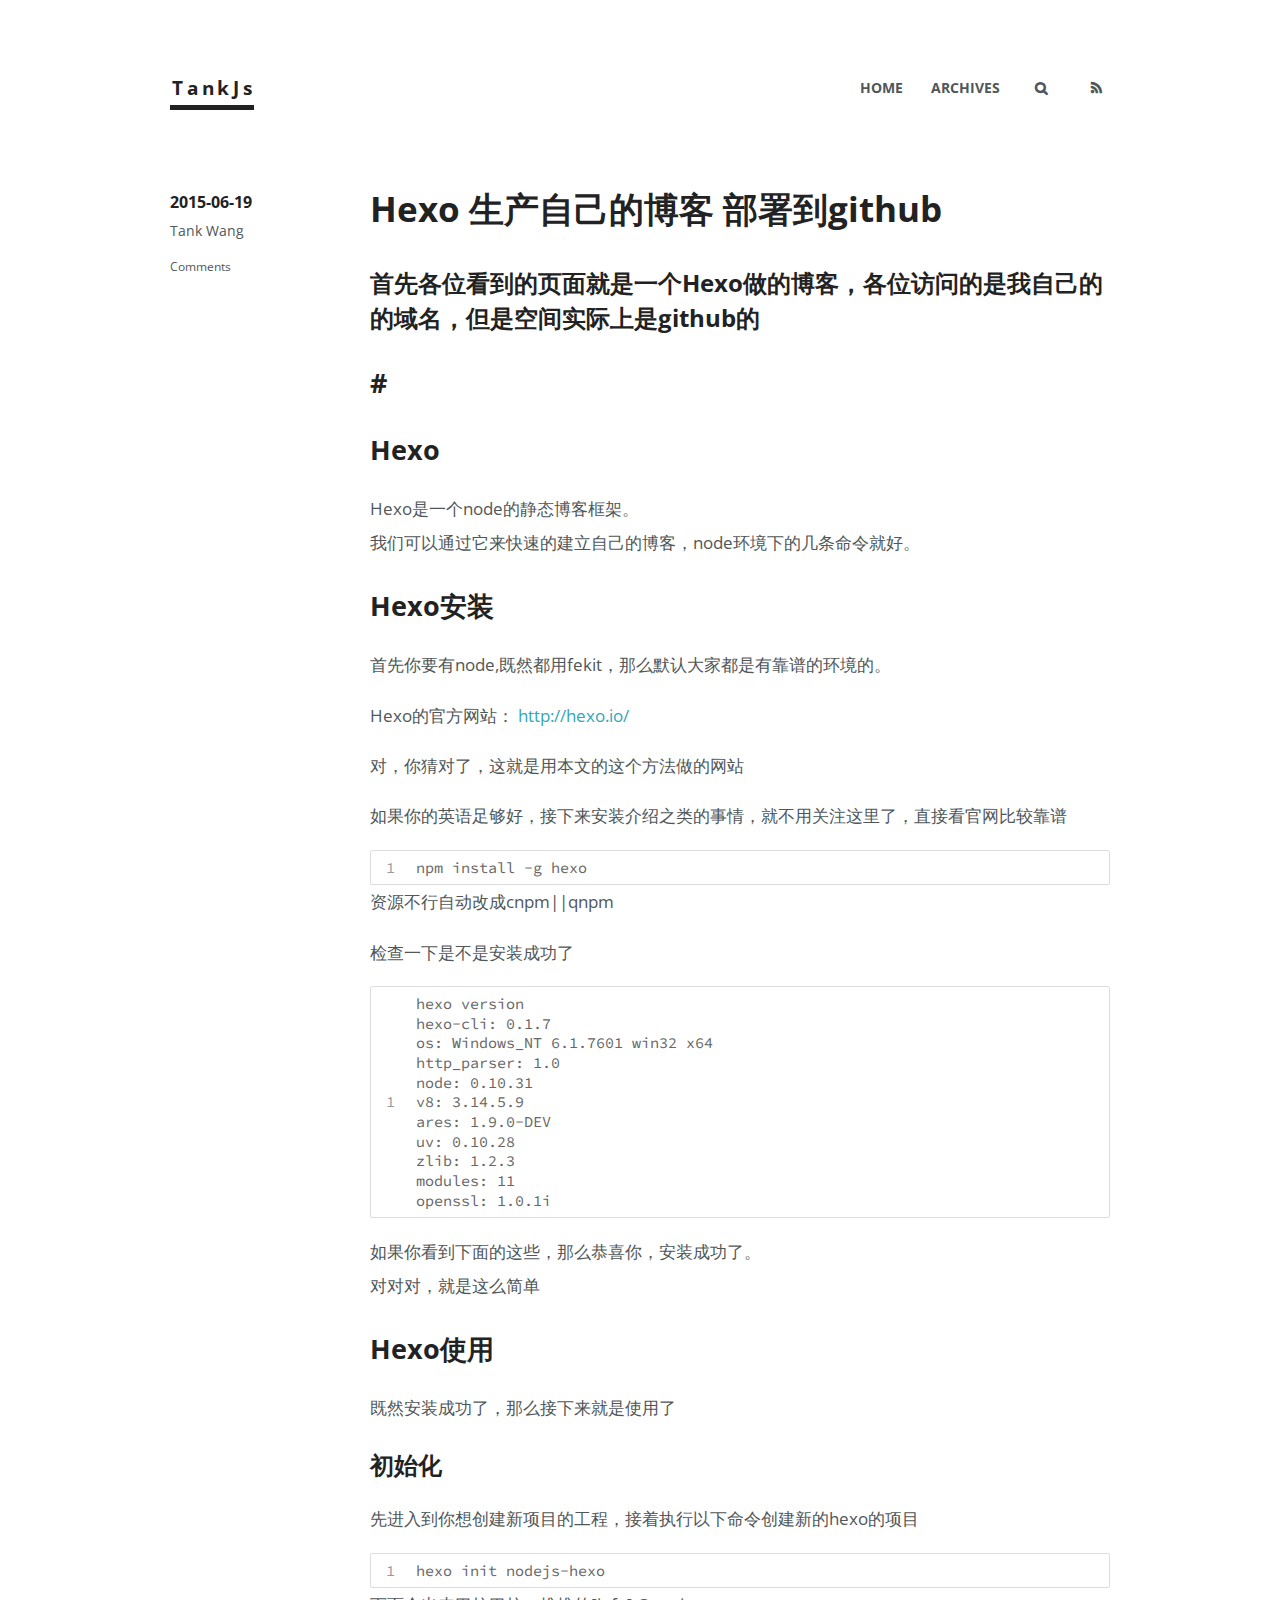
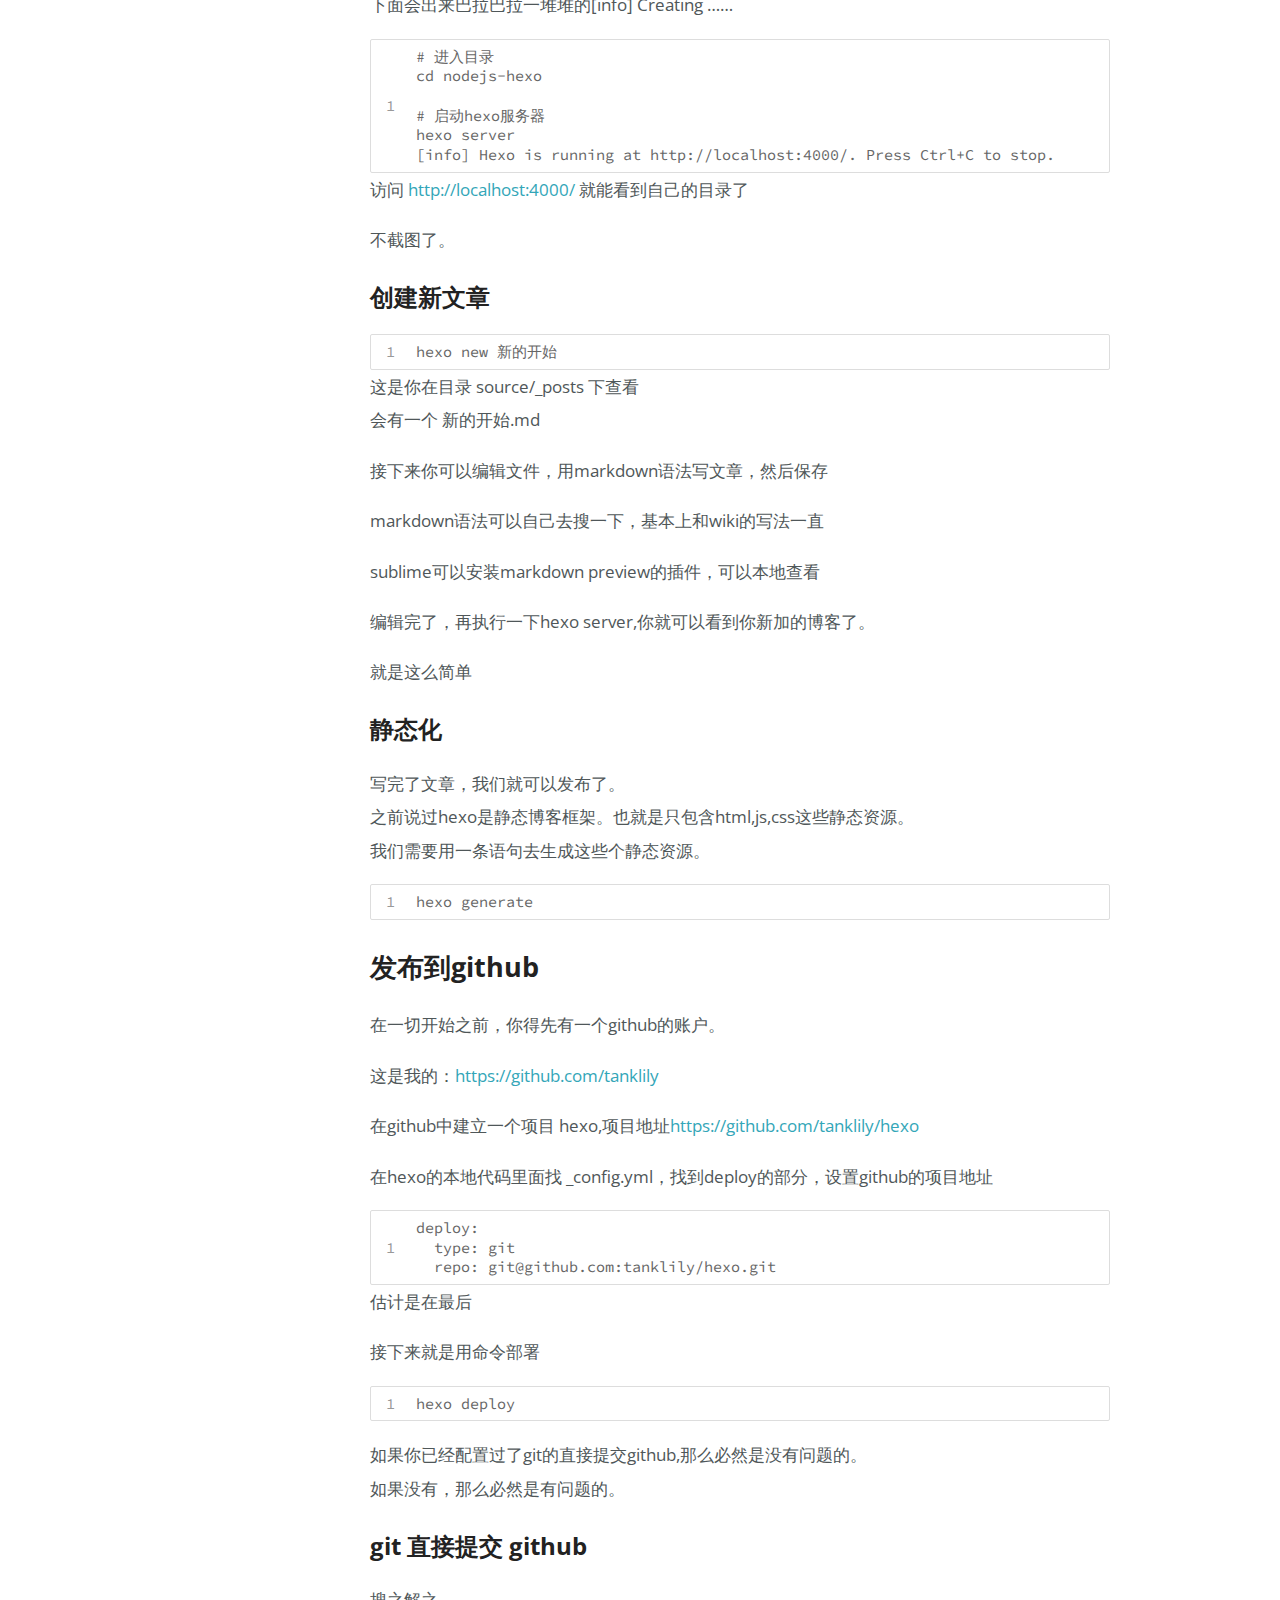
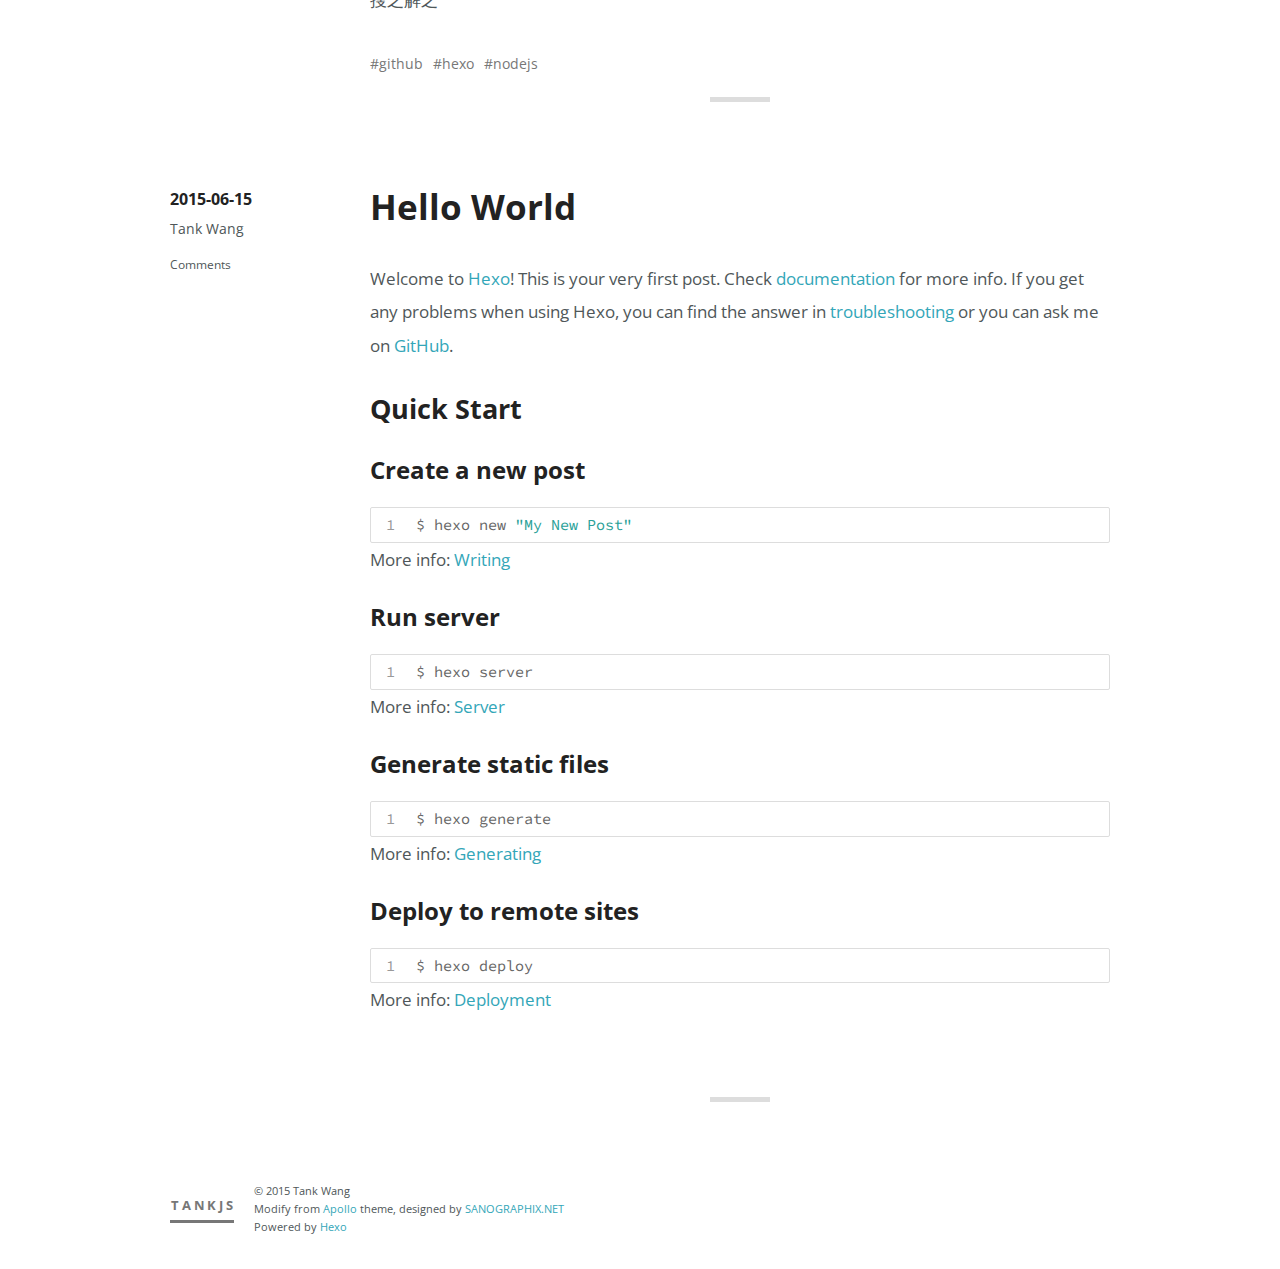
<file: index.html>
<!DOCTYPE html>
<html>
<head>
  <meta charset="utf-8">
  
  <title>TankJs</title>
  <meta name="viewport" content="width=device-width">
  <meta name="description">
<meta property="og:type" content="website">
<meta property="og:title" content="TankJs">
<meta property="og:url" content="http://tanklily.com/index.html">
<meta property="og:site_name" content="TankJs">
<meta property="og:description">
<meta name="twitter:card" content="summary">
<meta name="twitter:title" content="TankJs">
<meta name="twitter:description">
  
    <link rel="alternative" href="/atom.xml" title="TankJs" type="application/atom+xml">
  
  
    <link rel="icon" href="/favicon.png">
  
  <link rel="stylesheet" href="/css/style.css" type="text/css">
  <!--[if lt IE 9]><script src="//html5shiv.googlecode.com/svn/trunk/html5.js"></script><![endif]-->
  
</head>
<body>
  <div id="container">
    <div class="mobile-nav-panel">
	<i class="icon-reorder icon-large"></i>
</div>
<header id="header">
	<h1 class="blog-title">
		<a href="/">TankJs</a>
	</h1>
	<nav class="nav">
		<ul>
			<li><a href="/">Home</a></li><li><a href="/archives">Archives</a></li>
			<li><a id="nav-search-btn" class="nav-icon" title="Search"></a></li>
			<li><a href="/atom.xml" id="nav-rss-link" class="nav-icon" title="RSS Feed"></a></li>
		</ul>
	</nav>
	<div id="search-form-wrap">
		<form action="//google.com/search" method="get" accept-charset="UTF-8" class="search-form"><input type="search" name="q" results="0" class="search-form-input" placeholder="Search"><button type="submit" class="search-form-submit">&#xF002;</button><input type="hidden" name="sitesearch" value="http://tanklily.com"></form>
	</div>
</header>
    <div id="main">
      
  
    <article id="post-hexo-in-github" class="post">
	<footer class="entry-meta-header">
		<span class="meta-elements date">
			<a href="/2015/06/19/hexo-in-github/" class="article-date">
  <time datetime="2015-06-19T11:18:02.000Z" itemprop="datePublished">2015-06-19</time>
</a>
		</span>
		<span class="meta-elements author">Tank Wang</span>
		<div class="commentscount">
			
				<a href="http://tanklily.com/2015/06/19/hexo-in-github/#disqus_thread" class="article-comment-link">Comments</a>
			
		</div>
	</footer>
	
	<header class="entry-header">
		
  
    <h1 itemprop="name" class="entry-title">
      <a class="article-title" href="/2015/06/19/hexo-in-github/">Hexo 生产自己的博客 部署到github</a>
    </h1>
  

	</header>
	<div class="entry-content">
		
    	<h3 id="首先各位看到的页面就是一个Hexo做的博客，各位访问的是我自己的的域名，但是空间实际上是github的">首先各位看到的页面就是一个Hexo做的博客，各位访问的是我自己的的域名，但是空间实际上是github的</h3><h2 id="#">#</h2><h2 id="Hexo">Hexo</h2><p>Hexo是一个node的静态博客框架。<br>我们可以通过它来快速的建立自己的博客，node环境下的几条命令就好。</p>
<h2 id="Hexo安装">Hexo安装</h2><p>首先你要有node,既然都用fekit，那么默认大家都是有靠谱的环境的。</p>
<p>Hexo的官方网站： <a href="http://hexo.io/" target="_blank" rel="external">http://hexo.io/</a>   </p>
<p>对，你猜对了，这就是用本文的这个方法做的网站</p>
<p>如果你的英语足够好，接下来安装介绍之类的事情，就不用关注这里了，直接看官网比较靠谱</p>
<figure class="highlight"><table><tr><td class="gutter"><pre><span class="line">1</span><br></pre></td><td class="code"><pre><span class="line">npm install -g hexo</span><br></pre></td></tr></table></figure>
<p>资源不行自动改成cnpm||qnpm</p>
<p>检查一下是不是安装成功了<br><figure class="highlight"><table><tr><td class="gutter"><pre><span class="line">1</span><br></pre></td><td class="code"><pre><span class="line">hexo version&#10;hexo-cli: 0.1.7&#10;os: Windows_NT 6.1.7601 win32 x64&#10;http_parser: 1.0&#10;node: 0.10.31&#10;v8: 3.14.5.9&#10;ares: 1.9.0-DEV&#10;uv: 0.10.28&#10;zlib: 1.2.3&#10;modules: 11&#10;openssl: 1.0.1i</span><br></pre></td></tr></table></figure></p>
<p>如果你看到下面的这些，那么恭喜你，安装成功了。<br>对对对，就是这么简单</p>
<h2 id="Hexo使用">Hexo使用</h2><p>既然安装成功了，那么接下来就是使用了</p>
<h3 id="初始化">初始化</h3><p>先进入到你想创建新项目的工程，接着执行以下命令创建新的hexo的项目</p>
<figure class="highlight"><table><tr><td class="gutter"><pre><span class="line">1</span><br></pre></td><td class="code"><pre><span class="line">hexo init nodejs-hexo</span><br></pre></td></tr></table></figure>
<p>下面会出来巴拉巴拉一堆堆的[info] Creating ……</p>
<figure class="highlight"><table><tr><td class="gutter"><pre><span class="line">1</span><br></pre></td><td class="code"><pre><span class="line"># &#36827;&#20837;&#30446;&#24405;&#10;cd nodejs-hexo&#10;&#10;# &#21551;&#21160;hexo&#26381;&#21153;&#22120;&#10;hexo server&#10;[info] Hexo is running at http://localhost:4000/. Press Ctrl+C to stop.</span><br></pre></td></tr></table></figure>
<p>访问 <a href="http://localhost:4000/" target="_blank" rel="external">http://localhost:4000/</a> 就能看到自己的目录了</p>
<p>不截图了。</p>
<h3 id="创建新文章">创建新文章</h3><figure class="highlight"><table><tr><td class="gutter"><pre><span class="line">1</span><br></pre></td><td class="code"><pre><span class="line">hexo new &#26032;&#30340;&#24320;&#22987;</span><br></pre></td></tr></table></figure>
<p>这是你在目录 source/_posts 下查看<br>会有一个 新的开始.md</p>
<p>接下来你可以编辑文件，用markdown语法写文章，然后保存</p>
<p>markdown语法可以自己去搜一下，基本上和wiki的写法一直</p>
<p>sublime可以安装markdown preview的插件，可以本地查看</p>
<p>编辑完了，再执行一下hexo server,你就可以看到你新加的博客了。</p>
<p>就是这么简单</p>
<h3 id="静态化">静态化</h3><p>写完了文章，我们就可以发布了。<br>之前说过hexo是静态博客框架。也就是只包含html,js,css这些静态资源。<br>我们需要用一条语句去生成这些个静态资源。</p>
<figure class="highlight"><table><tr><td class="gutter"><pre><span class="line">1</span><br></pre></td><td class="code"><pre><span class="line">hexo generate</span><br></pre></td></tr></table></figure>
<h2 id="发布到github">发布到github</h2><p>在一切开始之前，你得先有一个github的账户。</p>
<p>这是我的：<a href="https://github.com/tanklily" target="_blank" rel="external">https://github.com/tanklily</a></p>
<p>在github中建立一个项目 hexo,项目地址<a href="https://github.com/tanklily/hexo" target="_blank" rel="external">https://github.com/tanklily/hexo</a></p>
<p>在hexo的本地代码里面找 _config.yml，找到deploy的部分，设置github的项目地址</p>
<figure class="highlight"><table><tr><td class="gutter"><pre><span class="line">1</span><br></pre></td><td class="code"><pre><span class="line">deploy: &#10;  type: git &#10;  repo: git@github.com:tanklily/hexo.git</span><br></pre></td></tr></table></figure>
<p>估计是在最后</p>
<p>接下来就是用命令部署<br><figure class="highlight"><table><tr><td class="gutter"><pre><span class="line">1</span><br></pre></td><td class="code"><pre><span class="line">hexo deploy</span><br></pre></td></tr></table></figure></p>
<p>如果你已经配置过了git的直接提交github,那么必然是没有问题的。<br>如果没有，那么必然是有问题的。</p>
<h3 id="git_直接提交_github">git 直接提交 github</h3><p>搜之解之</p>

    
	</div>
	<footer class="entry-footer">
		<div class="entry-meta-footer">
			<span class="category">
				
			</span>
			<span class="tags">
				
  <ul class="article-tag-list"><li class="article-tag-list-item"><a class="article-tag-list-link" href="/tags/github/">github</a></li><li class="article-tag-list-item"><a class="article-tag-list-link" href="/tags/hexo/">hexo</a></li><li class="article-tag-list-item"><a class="article-tag-list-link" href="/tags/nodejs/">nodejs</a></li></ul>

			</span>
		</div>
	</footer>
	
</article>


	<hr class="article-devider">



  
    <article id="post-hello-world" class="post">
	<footer class="entry-meta-header">
		<span class="meta-elements date">
			<a href="/2015/06/15/hello-world/" class="article-date">
  <time datetime="2015-06-15T09:41:27.000Z" itemprop="datePublished">2015-06-15</time>
</a>
		</span>
		<span class="meta-elements author">Tank Wang</span>
		<div class="commentscount">
			
				<a href="http://tanklily.com/2015/06/15/hello-world/#disqus_thread" class="article-comment-link">Comments</a>
			
		</div>
	</footer>
	
	<header class="entry-header">
		
  
    <h1 itemprop="name" class="entry-title">
      <a class="article-title" href="/2015/06/15/hello-world/">Hello World</a>
    </h1>
  

	</header>
	<div class="entry-content">
		
    	<p>Welcome to <a href="http://hexo.io/" target="_blank" rel="external">Hexo</a>! This is your very first post. Check <a href="http://hexo.io/docs/" target="_blank" rel="external">documentation</a> for more info. If you get any problems when using Hexo, you can find the answer in <a href="http://hexo.io/docs/troubleshooting.html" target="_blank" rel="external">troubleshooting</a> or you can ask me on <a href="https://github.com/hexojs/hexo/issues" target="_blank" rel="external">GitHub</a>.</p>
<h2 id="Quick_Start">Quick Start</h2><h3 id="Create_a_new_post">Create a new post</h3><figure class="highlight bash"><table><tr><td class="gutter"><pre><span class="line">1</span><br></pre></td><td class="code"><pre><span class="line">$ hexo new <span class="string">"My New Post"</span></span><br></pre></td></tr></table></figure>
<p>More info: <a href="http://hexo.io/docs/writing.html" target="_blank" rel="external">Writing</a></p>
<h3 id="Run_server">Run server</h3><figure class="highlight bash"><table><tr><td class="gutter"><pre><span class="line">1</span><br></pre></td><td class="code"><pre><span class="line">$ hexo server</span><br></pre></td></tr></table></figure>
<p>More info: <a href="http://hexo.io/docs/server.html" target="_blank" rel="external">Server</a></p>
<h3 id="Generate_static_files">Generate static files</h3><figure class="highlight bash"><table><tr><td class="gutter"><pre><span class="line">1</span><br></pre></td><td class="code"><pre><span class="line">$ hexo generate</span><br></pre></td></tr></table></figure>
<p>More info: <a href="http://hexo.io/docs/generating.html" target="_blank" rel="external">Generating</a></p>
<h3 id="Deploy_to_remote_sites">Deploy to remote sites</h3><figure class="highlight bash"><table><tr><td class="gutter"><pre><span class="line">1</span><br></pre></td><td class="code"><pre><span class="line">$ hexo deploy</span><br></pre></td></tr></table></figure>
<p>More info: <a href="http://hexo.io/docs/deployment.html" target="_blank" rel="external">Deployment</a></p>

    
	</div>
	<footer class="entry-footer">
		<div class="entry-meta-footer">
			<span class="category">
				
			</span>
			<span class="tags">
				
			</span>
		</div>
	</footer>
	
</article>


	<hr class="article-devider">



  
  

    </div>
    <div class="mb-search">
  <form action="//google.com/search" method="get" accept-charset="utf-8">
    <input type="search" name="q" results="0" placeholder="Search">
    <input type="hidden" name="q" value="site:tanklily.com">
  </form>
</div>
<footer id="footer">
	<h1 class="footer-blog-title">
		<a href="/">TankJs</a>
	</h1>
	<span class="copyright">
		&copy; 2015 Tank Wang<br>
		Modify from <a href="http://sanographix.github.io/tumblr/apollo/" target="_blank">Apollo</a> theme, designed by <a href="http://www.sanographix.net/" target="_blank">SANOGRAPHIX.NET</a><br>
		Powered by <a href="http://hexo.io/" target="_blank">Hexo</a>
	</span>
</footer>
    
<script>
  var disqus_shortname = 'tankjstanklily';
  
  (function(){
    var dsq = document.createElement('script');
    dsq.type = 'text/javascript';
    dsq.async = true;
    dsq.src = '//go.disqus.com/count.js';
    (document.getElementsByTagName('head')[0] || document.getElementsByTagName('body')[0]).appendChild(dsq);
  })();
</script>


<script src="//ajax.googleapis.com/ajax/libs/jquery/2.0.3/jquery.min.js"></script>


<link rel="stylesheet" href="/fancybox/jquery.fancybox.css" media="screen" type="text/css">
<script src="/fancybox/jquery.fancybox.pack.js"></script>


<script src="/js/script.js" type="text/javascript"></script>
  </div>
</body>
</html>
</file>
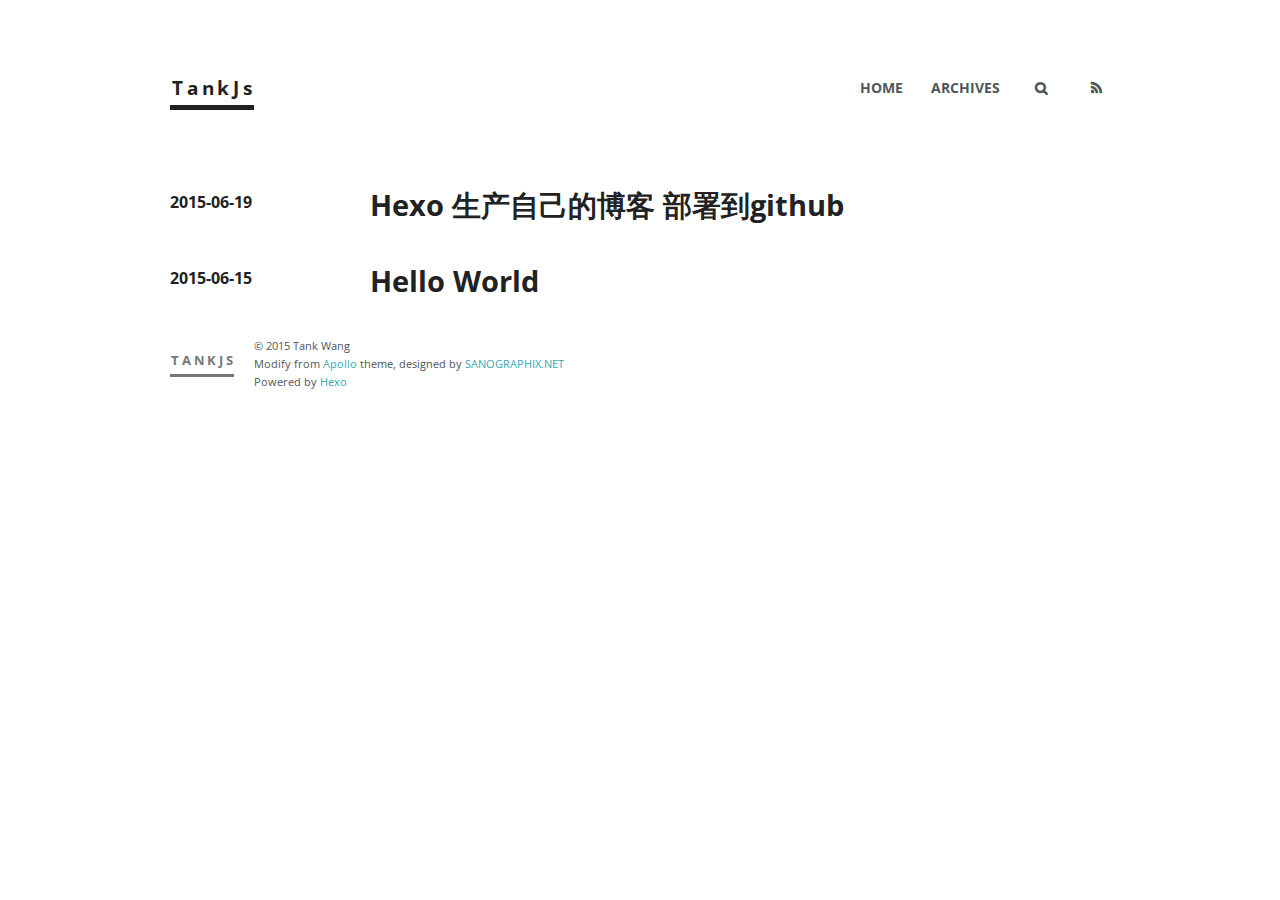
<file: archives/index.html>
<!DOCTYPE html>
<html>
<head>
  <meta charset="utf-8">
  
  <title>Archives | TankJs</title>
  <meta name="viewport" content="width=device-width">
  <meta name="description">
<meta property="og:type" content="website">
<meta property="og:title" content="TankJs">
<meta property="og:url" content="http://tanklily.com/archives/index.html">
<meta property="og:site_name" content="TankJs">
<meta property="og:description">
<meta name="twitter:card" content="summary">
<meta name="twitter:title" content="TankJs">
<meta name="twitter:description">
  
    <link rel="alternative" href="/atom.xml" title="TankJs" type="application/atom+xml">
  
  
    <link rel="icon" href="/favicon.png">
  
  <link rel="stylesheet" href="/css/style.css" type="text/css">
  <!--[if lt IE 9]><script src="//html5shiv.googlecode.com/svn/trunk/html5.js"></script><![endif]-->
  
</head>
<body>
  <div id="container">
    <div class="mobile-nav-panel">
	<i class="icon-reorder icon-large"></i>
</div>
<header id="header">
	<h1 class="blog-title">
		<a href="/">TankJs</a>
	</h1>
	<nav class="nav">
		<ul>
			<li><a href="/">Home</a></li><li><a href="/archives">Archives</a></li>
			<li><a id="nav-search-btn" class="nav-icon" title="Search"></a></li>
			<li><a href="/atom.xml" id="nav-rss-link" class="nav-icon" title="RSS Feed"></a></li>
		</ul>
	</nav>
	<div id="search-form-wrap">
		<form action="//google.com/search" method="get" accept-charset="UTF-8" class="search-form"><input type="search" name="q" results="0" class="search-form-input" placeholder="Search"><button type="submit" class="search-form-submit">&#xF002;</button><input type="hidden" name="sitesearch" value="http://tanklily.com"></form>
	</div>
</header>
    <div id="main">
      
  <div class="archive">
    
      <article class="post post">
        <footer class="entry-meta-header">
          <span class="meta-elements date">
            <time datetime="2015-06-19T11:18:02.000Z"><a href="/2015/06/19/hexo-in-github/">2015-06-19</a></time>
          </span>
        </footer>
        <div class="entry-content">
          <header>
            
              
                <h1><a href="/2015/06/19/hexo-in-github/">Hexo 生产自己的博客 部署到github</a></h1>
              
            
          </header>
        </div>
      </article>
    
      <article class="post post">
        <footer class="entry-meta-header">
          <span class="meta-elements date">
            <time datetime="2015-06-15T09:41:27.000Z"><a href="/2015/06/15/hello-world/">2015-06-15</a></time>
          </span>
        </footer>
        <div class="entry-content">
          <header>
            
              
                <h1><a href="/2015/06/15/hello-world/">Hello World</a></h1>
              
            
          </header>
        </div>
      </article>
    
  </div>

    </div>
    <div class="mb-search">
  <form action="//google.com/search" method="get" accept-charset="utf-8">
    <input type="search" name="q" results="0" placeholder="Search">
    <input type="hidden" name="q" value="site:tanklily.com">
  </form>
</div>
<footer id="footer">
	<h1 class="footer-blog-title">
		<a href="/">TankJs</a>
	</h1>
	<span class="copyright">
		&copy; 2015 Tank Wang<br>
		Modify from <a href="http://sanographix.github.io/tumblr/apollo/" target="_blank">Apollo</a> theme, designed by <a href="http://www.sanographix.net/" target="_blank">SANOGRAPHIX.NET</a><br>
		Powered by <a href="http://hexo.io/" target="_blank">Hexo</a>
	</span>
</footer>
    
<script>
  var disqus_shortname = 'tankjstanklily';
  
  (function(){
    var dsq = document.createElement('script');
    dsq.type = 'text/javascript';
    dsq.async = true;
    dsq.src = '//go.disqus.com/count.js';
    (document.getElementsByTagName('head')[0] || document.getElementsByTagName('body')[0]).appendChild(dsq);
  })();
</script>


<script src="//ajax.googleapis.com/ajax/libs/jquery/2.0.3/jquery.min.js"></script>


<link rel="stylesheet" href="/fancybox/jquery.fancybox.css" media="screen" type="text/css">
<script src="/fancybox/jquery.fancybox.pack.js"></script>


<script src="/js/script.js" type="text/javascript"></script>
  </div>
</body>
</html>
</file>
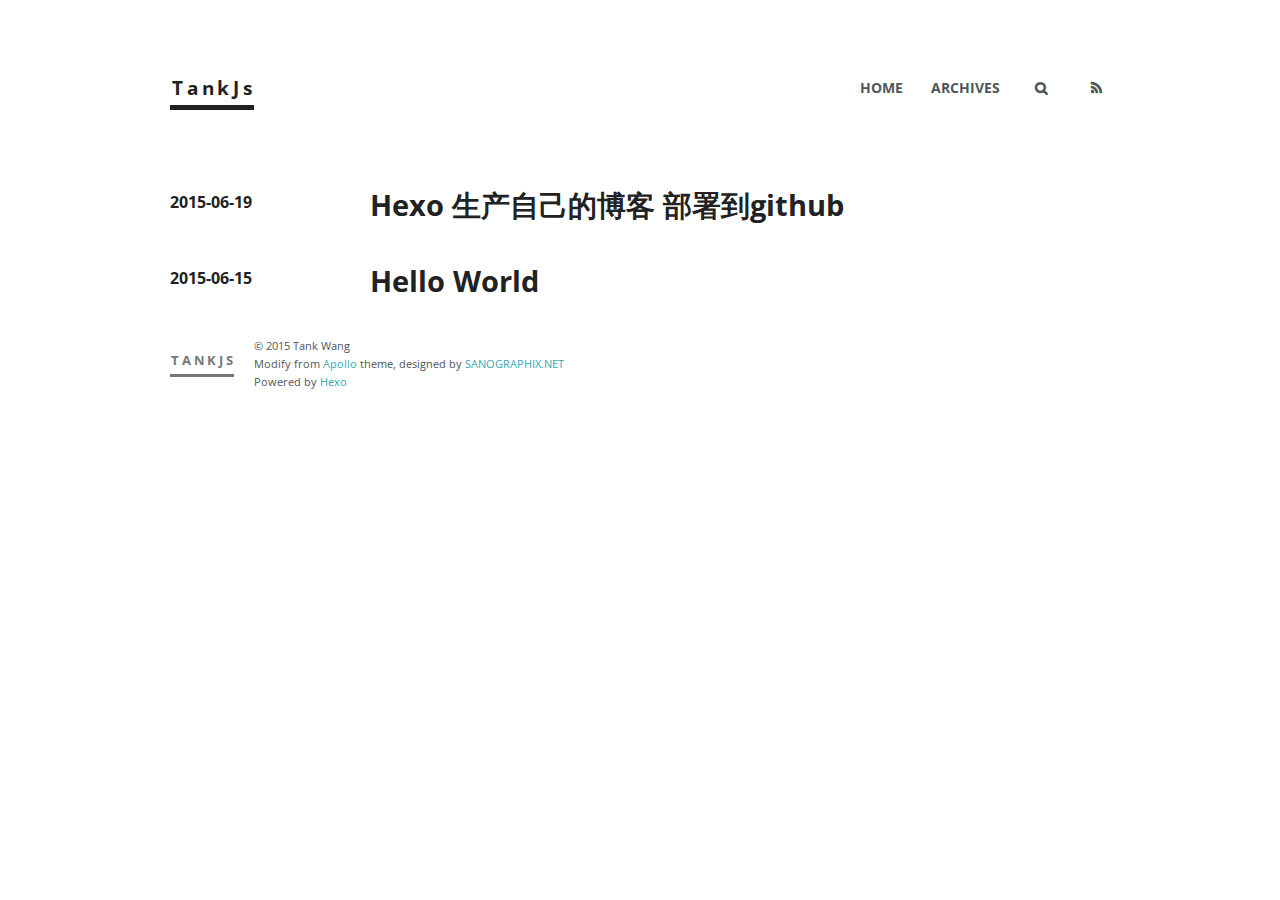
<file: archives/2015/index.html>
<!DOCTYPE html>
<html>
<head>
  <meta charset="utf-8">
  
  <title>Archives: 2015 | TankJs</title>
  <meta name="viewport" content="width=device-width">
  <meta name="description">
<meta property="og:type" content="website">
<meta property="og:title" content="TankJs">
<meta property="og:url" content="http://tanklily.com/archives/2015/index.html">
<meta property="og:site_name" content="TankJs">
<meta property="og:description">
<meta name="twitter:card" content="summary">
<meta name="twitter:title" content="TankJs">
<meta name="twitter:description">
  
    <link rel="alternative" href="/atom.xml" title="TankJs" type="application/atom+xml">
  
  
    <link rel="icon" href="/favicon.png">
  
  <link rel="stylesheet" href="/css/style.css" type="text/css">
  <!--[if lt IE 9]><script src="//html5shiv.googlecode.com/svn/trunk/html5.js"></script><![endif]-->
  
</head>
<body>
  <div id="container">
    <div class="mobile-nav-panel">
	<i class="icon-reorder icon-large"></i>
</div>
<header id="header">
	<h1 class="blog-title">
		<a href="/">TankJs</a>
	</h1>
	<nav class="nav">
		<ul>
			<li><a href="/">Home</a></li><li><a href="/archives">Archives</a></li>
			<li><a id="nav-search-btn" class="nav-icon" title="Search"></a></li>
			<li><a href="/atom.xml" id="nav-rss-link" class="nav-icon" title="RSS Feed"></a></li>
		</ul>
	</nav>
	<div id="search-form-wrap">
		<form action="//google.com/search" method="get" accept-charset="UTF-8" class="search-form"><input type="search" name="q" results="0" class="search-form-input" placeholder="Search"><button type="submit" class="search-form-submit">&#xF002;</button><input type="hidden" name="sitesearch" value="http://tanklily.com"></form>
	</div>
</header>
    <div id="main">
      
  <div class="archive">
    
      <article class="post post">
        <footer class="entry-meta-header">
          <span class="meta-elements date">
            <time datetime="2015-06-19T11:18:02.000Z"><a href="/2015/06/19/hexo-in-github/">2015-06-19</a></time>
          </span>
        </footer>
        <div class="entry-content">
          <header>
            
              
                <h1><a href="/2015/06/19/hexo-in-github/">Hexo 生产自己的博客 部署到github</a></h1>
              
            
          </header>
        </div>
      </article>
    
      <article class="post post">
        <footer class="entry-meta-header">
          <span class="meta-elements date">
            <time datetime="2015-06-15T09:41:27.000Z"><a href="/2015/06/15/hello-world/">2015-06-15</a></time>
          </span>
        </footer>
        <div class="entry-content">
          <header>
            
              
                <h1><a href="/2015/06/15/hello-world/">Hello World</a></h1>
              
            
          </header>
        </div>
      </article>
    
  </div>

    </div>
    <div class="mb-search">
  <form action="//google.com/search" method="get" accept-charset="utf-8">
    <input type="search" name="q" results="0" placeholder="Search">
    <input type="hidden" name="q" value="site:tanklily.com">
  </form>
</div>
<footer id="footer">
	<h1 class="footer-blog-title">
		<a href="/">TankJs</a>
	</h1>
	<span class="copyright">
		&copy; 2015 Tank Wang<br>
		Modify from <a href="http://sanographix.github.io/tumblr/apollo/" target="_blank">Apollo</a> theme, designed by <a href="http://www.sanographix.net/" target="_blank">SANOGRAPHIX.NET</a><br>
		Powered by <a href="http://hexo.io/" target="_blank">Hexo</a>
	</span>
</footer>
    
<script>
  var disqus_shortname = 'tankjstanklily';
  
  (function(){
    var dsq = document.createElement('script');
    dsq.type = 'text/javascript';
    dsq.async = true;
    dsq.src = '//go.disqus.com/count.js';
    (document.getElementsByTagName('head')[0] || document.getElementsByTagName('body')[0]).appendChild(dsq);
  })();
</script>


<script src="//ajax.googleapis.com/ajax/libs/jquery/2.0.3/jquery.min.js"></script>


<link rel="stylesheet" href="/fancybox/jquery.fancybox.css" media="screen" type="text/css">
<script src="/fancybox/jquery.fancybox.pack.js"></script>


<script src="/js/script.js" type="text/javascript"></script>
  </div>
</body>
</html>
</file>
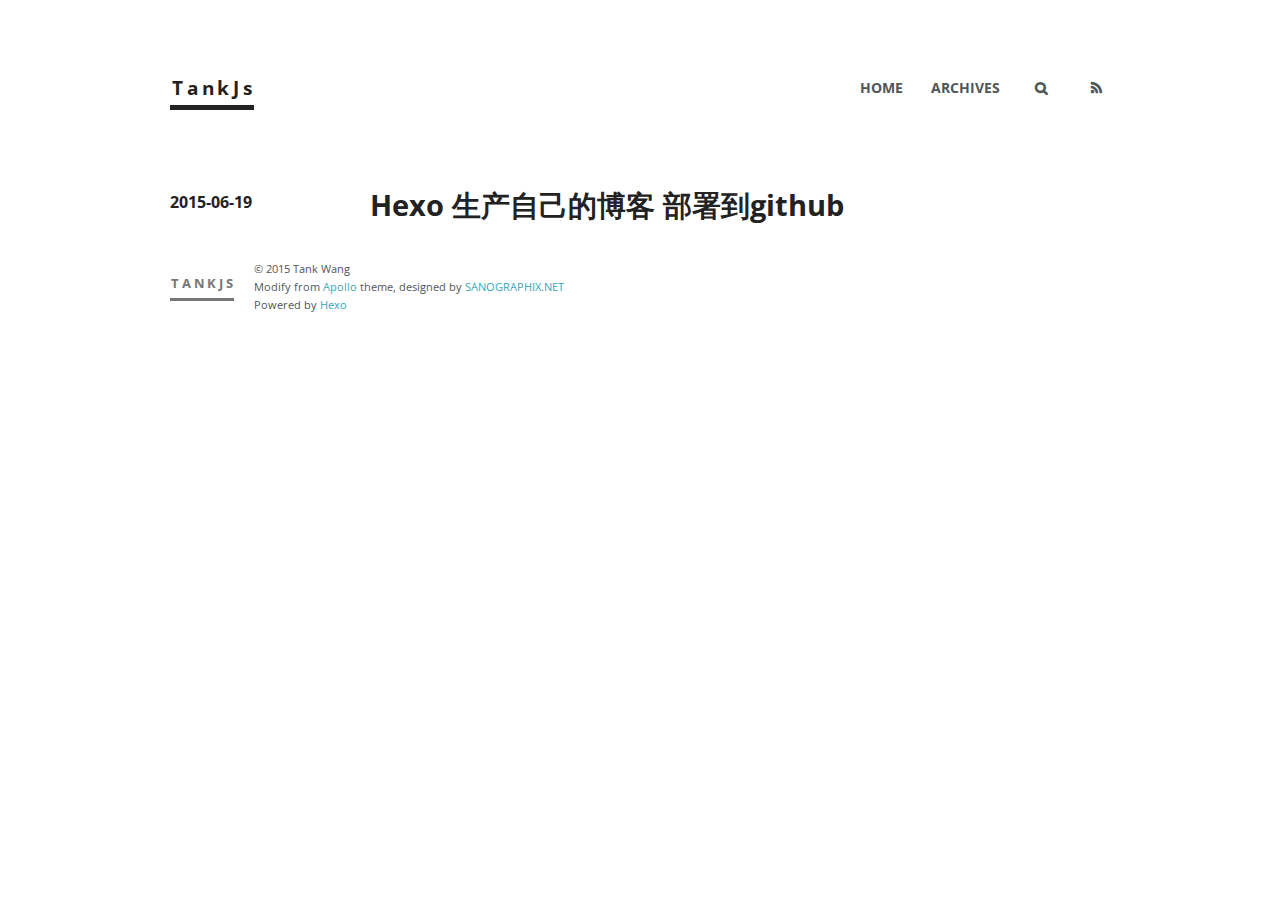
<file: tags/github/index.html>
<!DOCTYPE html>
<html>
<head>
  <meta charset="utf-8">
  
  <title>Tag: github | TankJs</title>
  <meta name="viewport" content="width=device-width">
  <meta name="description">
<meta property="og:type" content="website">
<meta property="og:title" content="TankJs">
<meta property="og:url" content="http://tanklily.com/tags/github/index.html">
<meta property="og:site_name" content="TankJs">
<meta property="og:description">
<meta name="twitter:card" content="summary">
<meta name="twitter:title" content="TankJs">
<meta name="twitter:description">
  
    <link rel="alternative" href="/atom.xml" title="TankJs" type="application/atom+xml">
  
  
    <link rel="icon" href="/favicon.png">
  
  <link rel="stylesheet" href="/css/style.css" type="text/css">
  <!--[if lt IE 9]><script src="//html5shiv.googlecode.com/svn/trunk/html5.js"></script><![endif]-->
  
</head>
<body>
  <div id="container">
    <div class="mobile-nav-panel">
	<i class="icon-reorder icon-large"></i>
</div>
<header id="header">
	<h1 class="blog-title">
		<a href="/">TankJs</a>
	</h1>
	<nav class="nav">
		<ul>
			<li><a href="/">Home</a></li><li><a href="/archives">Archives</a></li>
			<li><a id="nav-search-btn" class="nav-icon" title="Search"></a></li>
			<li><a href="/atom.xml" id="nav-rss-link" class="nav-icon" title="RSS Feed"></a></li>
		</ul>
	</nav>
	<div id="search-form-wrap">
		<form action="//google.com/search" method="get" accept-charset="UTF-8" class="search-form"><input type="search" name="q" results="0" class="search-form-input" placeholder="Search"><button type="submit" class="search-form-submit">&#xF002;</button><input type="hidden" name="sitesearch" value="http://tanklily.com"></form>
	</div>
</header>
    <div id="main">
      
  <div class="archive">
    
      <article class="post post">
        <footer class="entry-meta-header">
          <span class="meta-elements date">
            <time datetime="2015-06-19T11:18:02.000Z"><a href="/2015/06/19/hexo-in-github/">2015-06-19</a></time>
          </span>
        </footer>
        <div class="entry-content">
          <header>
            
              
                <h1><a href="/2015/06/19/hexo-in-github/">Hexo 生产自己的博客 部署到github</a></h1>
              
            
          </header>
        </div>
      </article>
    
  </div>

    </div>
    <div class="mb-search">
  <form action="//google.com/search" method="get" accept-charset="utf-8">
    <input type="search" name="q" results="0" placeholder="Search">
    <input type="hidden" name="q" value="site:tanklily.com">
  </form>
</div>
<footer id="footer">
	<h1 class="footer-blog-title">
		<a href="/">TankJs</a>
	</h1>
	<span class="copyright">
		&copy; 2015 Tank Wang<br>
		Modify from <a href="http://sanographix.github.io/tumblr/apollo/" target="_blank">Apollo</a> theme, designed by <a href="http://www.sanographix.net/" target="_blank">SANOGRAPHIX.NET</a><br>
		Powered by <a href="http://hexo.io/" target="_blank">Hexo</a>
	</span>
</footer>
    
<script>
  var disqus_shortname = 'tankjstanklily';
  
  (function(){
    var dsq = document.createElement('script');
    dsq.type = 'text/javascript';
    dsq.async = true;
    dsq.src = '//go.disqus.com/count.js';
    (document.getElementsByTagName('head')[0] || document.getElementsByTagName('body')[0]).appendChild(dsq);
  })();
</script>


<script src="//ajax.googleapis.com/ajax/libs/jquery/2.0.3/jquery.min.js"></script>


<link rel="stylesheet" href="/fancybox/jquery.fancybox.css" media="screen" type="text/css">
<script src="/fancybox/jquery.fancybox.pack.js"></script>


<script src="/js/script.js" type="text/javascript"></script>
  </div>
</body>
</html>
</file>
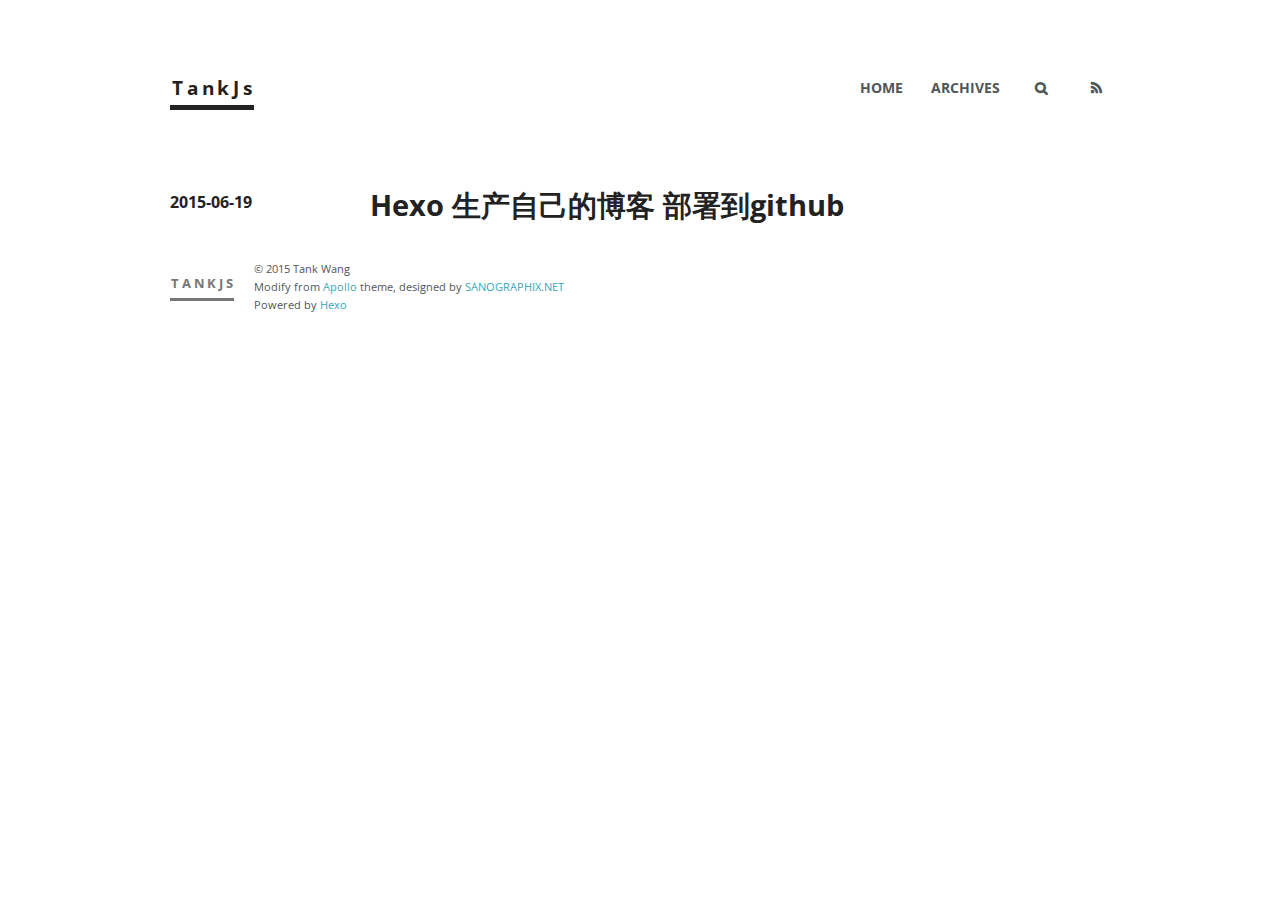
<file: tags/hexo/index.html>
<!DOCTYPE html>
<html>
<head>
  <meta charset="utf-8">
  
  <title>Tag: hexo | TankJs</title>
  <meta name="viewport" content="width=device-width">
  <meta name="description">
<meta property="og:type" content="website">
<meta property="og:title" content="TankJs">
<meta property="og:url" content="http://tanklily.com/tags/hexo/index.html">
<meta property="og:site_name" content="TankJs">
<meta property="og:description">
<meta name="twitter:card" content="summary">
<meta name="twitter:title" content="TankJs">
<meta name="twitter:description">
  
    <link rel="alternative" href="/atom.xml" title="TankJs" type="application/atom+xml">
  
  
    <link rel="icon" href="/favicon.png">
  
  <link rel="stylesheet" href="/css/style.css" type="text/css">
  <!--[if lt IE 9]><script src="//html5shiv.googlecode.com/svn/trunk/html5.js"></script><![endif]-->
  
</head>
<body>
  <div id="container">
    <div class="mobile-nav-panel">
	<i class="icon-reorder icon-large"></i>
</div>
<header id="header">
	<h1 class="blog-title">
		<a href="/">TankJs</a>
	</h1>
	<nav class="nav">
		<ul>
			<li><a href="/">Home</a></li><li><a href="/archives">Archives</a></li>
			<li><a id="nav-search-btn" class="nav-icon" title="Search"></a></li>
			<li><a href="/atom.xml" id="nav-rss-link" class="nav-icon" title="RSS Feed"></a></li>
		</ul>
	</nav>
	<div id="search-form-wrap">
		<form action="//google.com/search" method="get" accept-charset="UTF-8" class="search-form"><input type="search" name="q" results="0" class="search-form-input" placeholder="Search"><button type="submit" class="search-form-submit">&#xF002;</button><input type="hidden" name="sitesearch" value="http://tanklily.com"></form>
	</div>
</header>
    <div id="main">
      
  <div class="archive">
    
      <article class="post post">
        <footer class="entry-meta-header">
          <span class="meta-elements date">
            <time datetime="2015-06-19T11:18:02.000Z"><a href="/2015/06/19/hexo-in-github/">2015-06-19</a></time>
          </span>
        </footer>
        <div class="entry-content">
          <header>
            
              
                <h1><a href="/2015/06/19/hexo-in-github/">Hexo 生产自己的博客 部署到github</a></h1>
              
            
          </header>
        </div>
      </article>
    
  </div>

    </div>
    <div class="mb-search">
  <form action="//google.com/search" method="get" accept-charset="utf-8">
    <input type="search" name="q" results="0" placeholder="Search">
    <input type="hidden" name="q" value="site:tanklily.com">
  </form>
</div>
<footer id="footer">
	<h1 class="footer-blog-title">
		<a href="/">TankJs</a>
	</h1>
	<span class="copyright">
		&copy; 2015 Tank Wang<br>
		Modify from <a href="http://sanographix.github.io/tumblr/apollo/" target="_blank">Apollo</a> theme, designed by <a href="http://www.sanographix.net/" target="_blank">SANOGRAPHIX.NET</a><br>
		Powered by <a href="http://hexo.io/" target="_blank">Hexo</a>
	</span>
</footer>
    
<script>
  var disqus_shortname = 'tankjstanklily';
  
  (function(){
    var dsq = document.createElement('script');
    dsq.type = 'text/javascript';
    dsq.async = true;
    dsq.src = '//go.disqus.com/count.js';
    (document.getElementsByTagName('head')[0] || document.getElementsByTagName('body')[0]).appendChild(dsq);
  })();
</script>


<script src="//ajax.googleapis.com/ajax/libs/jquery/2.0.3/jquery.min.js"></script>


<link rel="stylesheet" href="/fancybox/jquery.fancybox.css" media="screen" type="text/css">
<script src="/fancybox/jquery.fancybox.pack.js"></script>


<script src="/js/script.js" type="text/javascript"></script>
  </div>
</body>
</html>
</file>
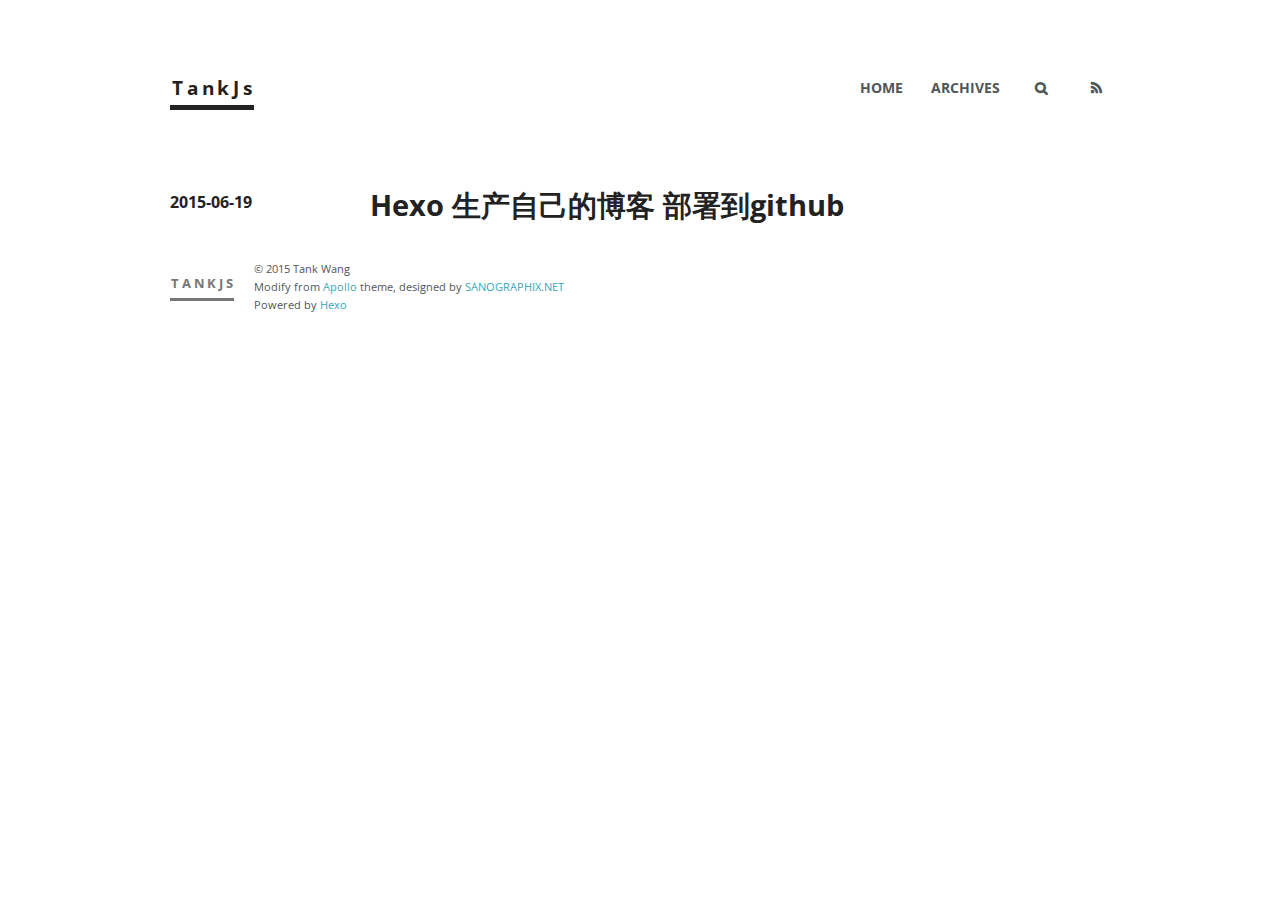
<file: tags/nodejs/index.html>
<!DOCTYPE html>
<html>
<head>
  <meta charset="utf-8">
  
  <title>Tag: nodejs | TankJs</title>
  <meta name="viewport" content="width=device-width">
  <meta name="description">
<meta property="og:type" content="website">
<meta property="og:title" content="TankJs">
<meta property="og:url" content="http://tanklily.com/tags/nodejs/index.html">
<meta property="og:site_name" content="TankJs">
<meta property="og:description">
<meta name="twitter:card" content="summary">
<meta name="twitter:title" content="TankJs">
<meta name="twitter:description">
  
    <link rel="alternative" href="/atom.xml" title="TankJs" type="application/atom+xml">
  
  
    <link rel="icon" href="/favicon.png">
  
  <link rel="stylesheet" href="/css/style.css" type="text/css">
  <!--[if lt IE 9]><script src="//html5shiv.googlecode.com/svn/trunk/html5.js"></script><![endif]-->
  
</head>
<body>
  <div id="container">
    <div class="mobile-nav-panel">
	<i class="icon-reorder icon-large"></i>
</div>
<header id="header">
	<h1 class="blog-title">
		<a href="/">TankJs</a>
	</h1>
	<nav class="nav">
		<ul>
			<li><a href="/">Home</a></li><li><a href="/archives">Archives</a></li>
			<li><a id="nav-search-btn" class="nav-icon" title="Search"></a></li>
			<li><a href="/atom.xml" id="nav-rss-link" class="nav-icon" title="RSS Feed"></a></li>
		</ul>
	</nav>
	<div id="search-form-wrap">
		<form action="//google.com/search" method="get" accept-charset="UTF-8" class="search-form"><input type="search" name="q" results="0" class="search-form-input" placeholder="Search"><button type="submit" class="search-form-submit">&#xF002;</button><input type="hidden" name="sitesearch" value="http://tanklily.com"></form>
	</div>
</header>
    <div id="main">
      
  <div class="archive">
    
      <article class="post post">
        <footer class="entry-meta-header">
          <span class="meta-elements date">
            <time datetime="2015-06-19T11:18:02.000Z"><a href="/2015/06/19/hexo-in-github/">2015-06-19</a></time>
          </span>
        </footer>
        <div class="entry-content">
          <header>
            
              
                <h1><a href="/2015/06/19/hexo-in-github/">Hexo 生产自己的博客 部署到github</a></h1>
              
            
          </header>
        </div>
      </article>
    
  </div>

    </div>
    <div class="mb-search">
  <form action="//google.com/search" method="get" accept-charset="utf-8">
    <input type="search" name="q" results="0" placeholder="Search">
    <input type="hidden" name="q" value="site:tanklily.com">
  </form>
</div>
<footer id="footer">
	<h1 class="footer-blog-title">
		<a href="/">TankJs</a>
	</h1>
	<span class="copyright">
		&copy; 2015 Tank Wang<br>
		Modify from <a href="http://sanographix.github.io/tumblr/apollo/" target="_blank">Apollo</a> theme, designed by <a href="http://www.sanographix.net/" target="_blank">SANOGRAPHIX.NET</a><br>
		Powered by <a href="http://hexo.io/" target="_blank">Hexo</a>
	</span>
</footer>
    
<script>
  var disqus_shortname = 'tankjstanklily';
  
  (function(){
    var dsq = document.createElement('script');
    dsq.type = 'text/javascript';
    dsq.async = true;
    dsq.src = '//go.disqus.com/count.js';
    (document.getElementsByTagName('head')[0] || document.getElementsByTagName('body')[0]).appendChild(dsq);
  })();
</script>


<script src="//ajax.googleapis.com/ajax/libs/jquery/2.0.3/jquery.min.js"></script>


<link rel="stylesheet" href="/fancybox/jquery.fancybox.css" media="screen" type="text/css">
<script src="/fancybox/jquery.fancybox.pack.js"></script>


<script src="/js/script.js" type="text/javascript"></script>
  </div>
</body>
</html>
</file>
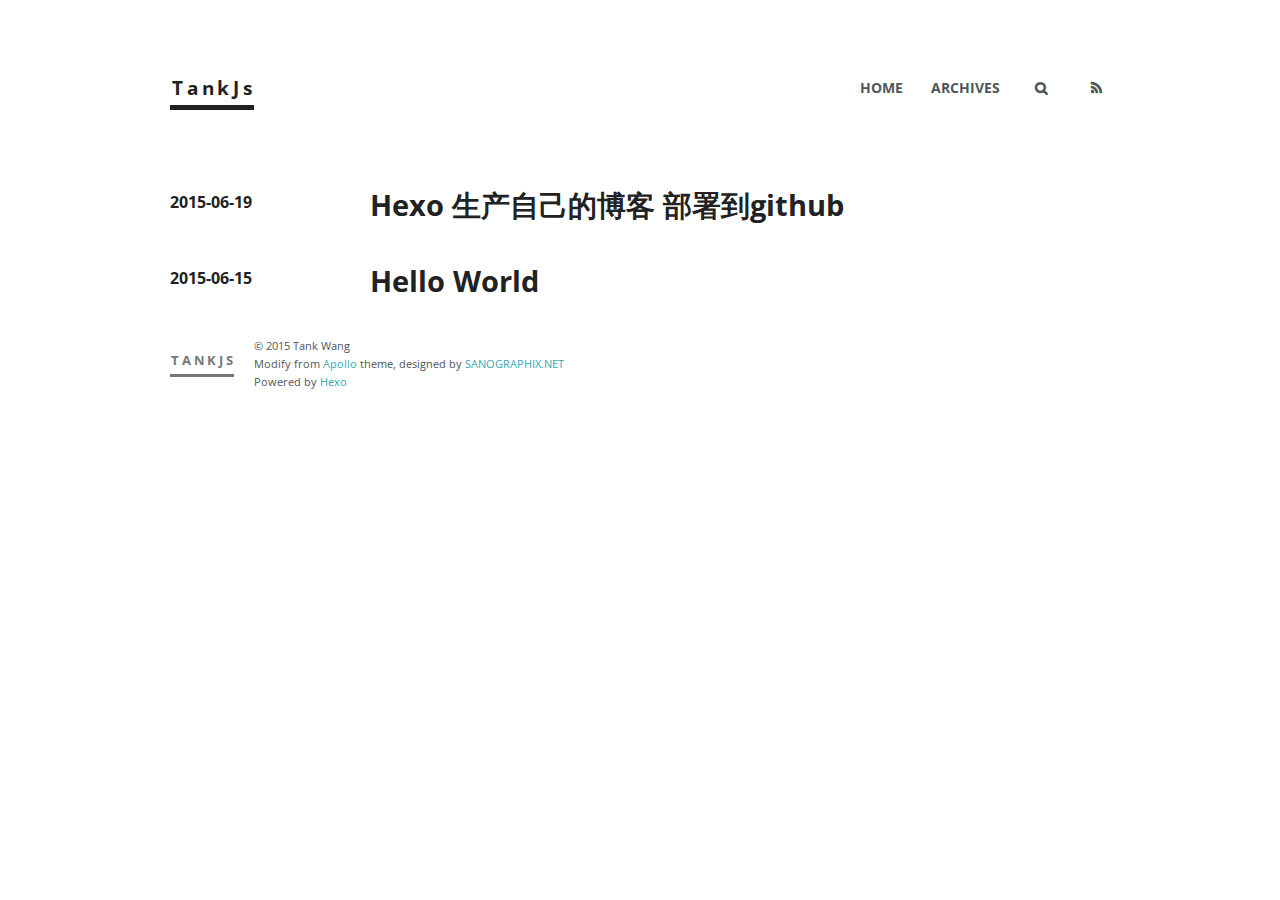
<file: archives/2015/06/index.html>
<!DOCTYPE html>
<html>
<head>
  <meta charset="utf-8">
  
  <title>Archives: 2015/6 | TankJs</title>
  <meta name="viewport" content="width=device-width">
  <meta name="description">
<meta property="og:type" content="website">
<meta property="og:title" content="TankJs">
<meta property="og:url" content="http://tanklily.com/archives/2015/06/index.html">
<meta property="og:site_name" content="TankJs">
<meta property="og:description">
<meta name="twitter:card" content="summary">
<meta name="twitter:title" content="TankJs">
<meta name="twitter:description">
  
    <link rel="alternative" href="/atom.xml" title="TankJs" type="application/atom+xml">
  
  
    <link rel="icon" href="/favicon.png">
  
  <link rel="stylesheet" href="/css/style.css" type="text/css">
  <!--[if lt IE 9]><script src="//html5shiv.googlecode.com/svn/trunk/html5.js"></script><![endif]-->
  
</head>
<body>
  <div id="container">
    <div class="mobile-nav-panel">
	<i class="icon-reorder icon-large"></i>
</div>
<header id="header">
	<h1 class="blog-title">
		<a href="/">TankJs</a>
	</h1>
	<nav class="nav">
		<ul>
			<li><a href="/">Home</a></li><li><a href="/archives">Archives</a></li>
			<li><a id="nav-search-btn" class="nav-icon" title="Search"></a></li>
			<li><a href="/atom.xml" id="nav-rss-link" class="nav-icon" title="RSS Feed"></a></li>
		</ul>
	</nav>
	<div id="search-form-wrap">
		<form action="//google.com/search" method="get" accept-charset="UTF-8" class="search-form"><input type="search" name="q" results="0" class="search-form-input" placeholder="Search"><button type="submit" class="search-form-submit">&#xF002;</button><input type="hidden" name="sitesearch" value="http://tanklily.com"></form>
	</div>
</header>
    <div id="main">
      
  <div class="archive">
    
      <article class="post post">
        <footer class="entry-meta-header">
          <span class="meta-elements date">
            <time datetime="2015-06-19T11:18:02.000Z"><a href="/2015/06/19/hexo-in-github/">2015-06-19</a></time>
          </span>
        </footer>
        <div class="entry-content">
          <header>
            
              
                <h1><a href="/2015/06/19/hexo-in-github/">Hexo 生产自己的博客 部署到github</a></h1>
              
            
          </header>
        </div>
      </article>
    
      <article class="post post">
        <footer class="entry-meta-header">
          <span class="meta-elements date">
            <time datetime="2015-06-15T09:41:27.000Z"><a href="/2015/06/15/hello-world/">2015-06-15</a></time>
          </span>
        </footer>
        <div class="entry-content">
          <header>
            
              
                <h1><a href="/2015/06/15/hello-world/">Hello World</a></h1>
              
            
          </header>
        </div>
      </article>
    
  </div>

    </div>
    <div class="mb-search">
  <form action="//google.com/search" method="get" accept-charset="utf-8">
    <input type="search" name="q" results="0" placeholder="Search">
    <input type="hidden" name="q" value="site:tanklily.com">
  </form>
</div>
<footer id="footer">
	<h1 class="footer-blog-title">
		<a href="/">TankJs</a>
	</h1>
	<span class="copyright">
		&copy; 2015 Tank Wang<br>
		Modify from <a href="http://sanographix.github.io/tumblr/apollo/" target="_blank">Apollo</a> theme, designed by <a href="http://www.sanographix.net/" target="_blank">SANOGRAPHIX.NET</a><br>
		Powered by <a href="http://hexo.io/" target="_blank">Hexo</a>
	</span>
</footer>
    
<script>
  var disqus_shortname = 'tankjstanklily';
  
  (function(){
    var dsq = document.createElement('script');
    dsq.type = 'text/javascript';
    dsq.async = true;
    dsq.src = '//go.disqus.com/count.js';
    (document.getElementsByTagName('head')[0] || document.getElementsByTagName('body')[0]).appendChild(dsq);
  })();
</script>


<script src="//ajax.googleapis.com/ajax/libs/jquery/2.0.3/jquery.min.js"></script>


<link rel="stylesheet" href="/fancybox/jquery.fancybox.css" media="screen" type="text/css">
<script src="/fancybox/jquery.fancybox.pack.js"></script>


<script src="/js/script.js" type="text/javascript"></script>
  </div>
</body>
</html>
</file>
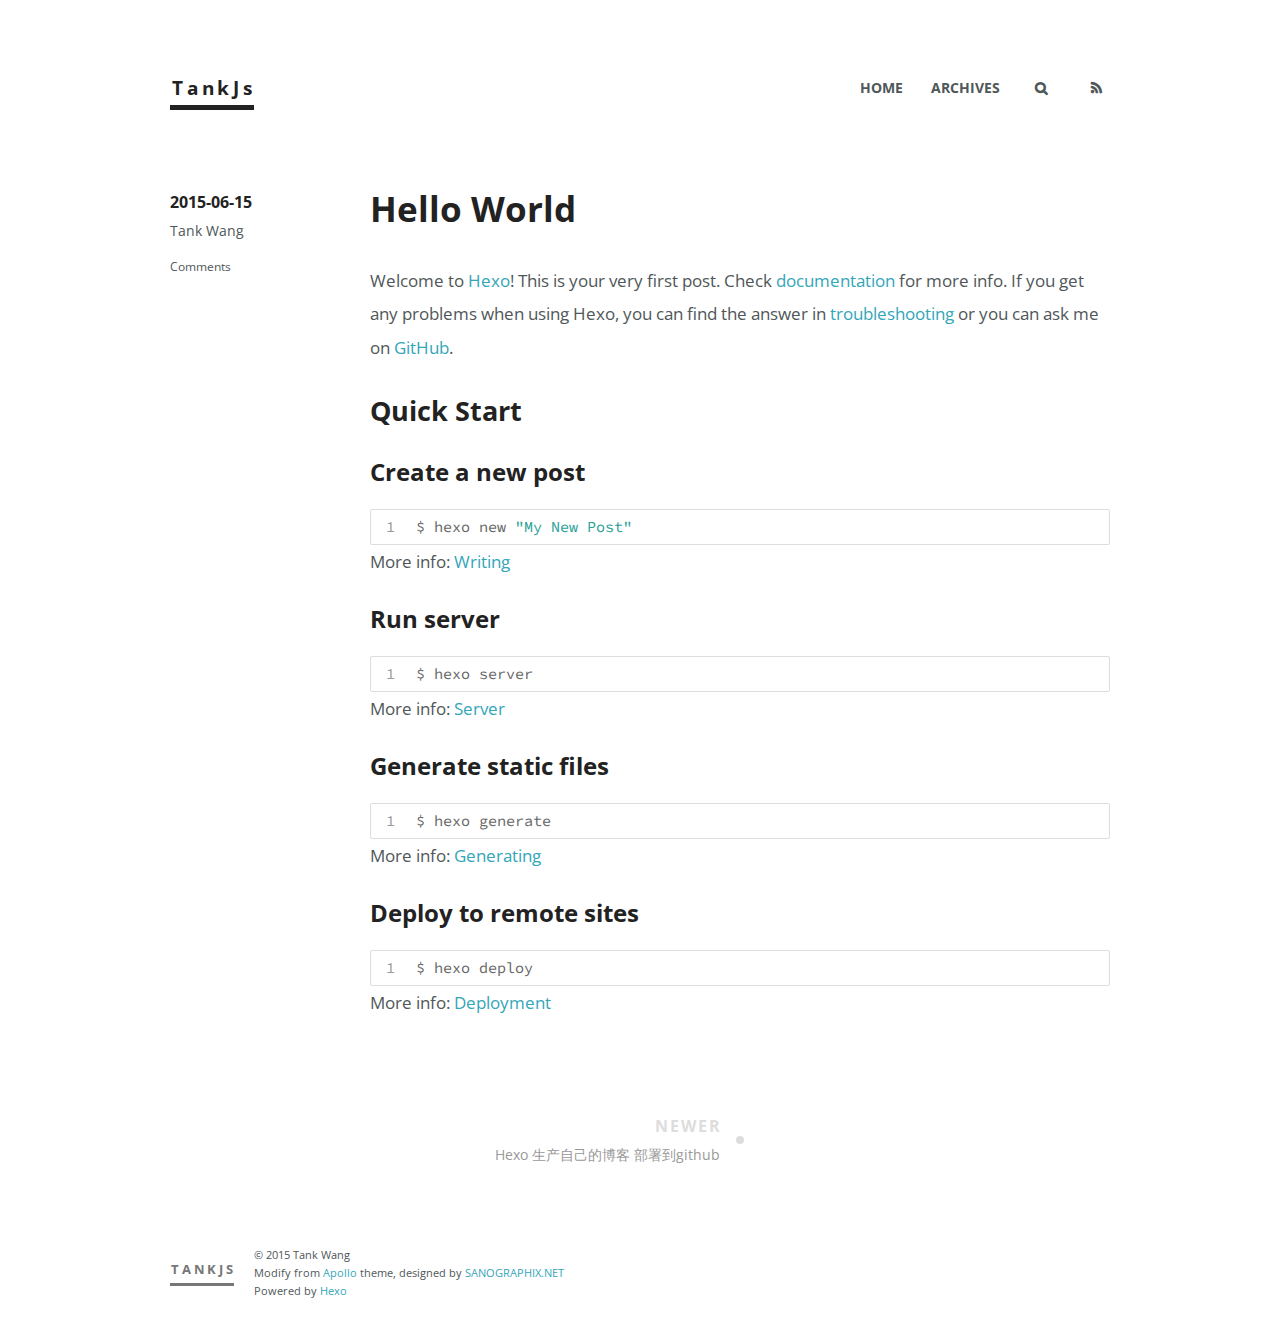
<file: 2015/06/15/hello-world/index.html>
<!DOCTYPE html>
<html>
<head>
  <meta charset="utf-8">
  
  <title>Hello World | TankJs</title>
  <meta name="viewport" content="width=device-width">
  <meta name="description" content="Welcome to Hexo! This is your very first post. Check documentation for more info. If you get any problems when using Hexo, you can find the answer in troubleshooting or you can ask me on GitHub.
Quick">
<meta property="og:type" content="article">
<meta property="og:title" content="Hello World">
<meta property="og:url" content="http://tanklily.com/2015/06/15/hello-world/index.html">
<meta property="og:site_name" content="TankJs">
<meta property="og:description" content="Welcome to Hexo! This is your very first post. Check documentation for more info. If you get any problems when using Hexo, you can find the answer in troubleshooting or you can ask me on GitHub.
Quick">
<meta property="og:updated_time" content="2015-06-15T09:41:27.000Z">
<meta name="twitter:card" content="summary">
<meta name="twitter:title" content="Hello World">
<meta name="twitter:description" content="Welcome to Hexo! This is your very first post. Check documentation for more info. If you get any problems when using Hexo, you can find the answer in troubleshooting or you can ask me on GitHub.
Quick">
  
    <link rel="alternative" href="/atom.xml" title="TankJs" type="application/atom+xml">
  
  
    <link rel="icon" href="/favicon.png">
  
  <link rel="stylesheet" href="/css/style.css" type="text/css">
  <!--[if lt IE 9]><script src="//html5shiv.googlecode.com/svn/trunk/html5.js"></script><![endif]-->
  
</head>
<body>
  <div id="container">
    <div class="mobile-nav-panel">
	<i class="icon-reorder icon-large"></i>
</div>
<header id="header">
	<h1 class="blog-title">
		<a href="/">TankJs</a>
	</h1>
	<nav class="nav">
		<ul>
			<li><a href="/">Home</a></li><li><a href="/archives">Archives</a></li>
			<li><a id="nav-search-btn" class="nav-icon" title="Search"></a></li>
			<li><a href="/atom.xml" id="nav-rss-link" class="nav-icon" title="RSS Feed"></a></li>
		</ul>
	</nav>
	<div id="search-form-wrap">
		<form action="//google.com/search" method="get" accept-charset="UTF-8" class="search-form"><input type="search" name="q" results="0" class="search-form-input" placeholder="Search"><button type="submit" class="search-form-submit">&#xF002;</button><input type="hidden" name="sitesearch" value="http://tanklily.com"></form>
	</div>
</header>
    <div id="main">
      <article id="post-hello-world" class="post">
	<footer class="entry-meta-header">
		<span class="meta-elements date">
			<a href="/2015/06/15/hello-world/" class="article-date">
  <time datetime="2015-06-15T09:41:27.000Z" itemprop="datePublished">2015-06-15</time>
</a>
		</span>
		<span class="meta-elements author">Tank Wang</span>
		<div class="commentscount">
			
				<a href="http://tanklily.com/2015/06/15/hello-world/#disqus_thread" class="article-comment-link">Comments</a>
			
		</div>
	</footer>
	
	<header class="entry-header">
		
  
    <h1 class="article-title entry-title" itemprop="name">
      Hello World
    </h1>
  

	</header>
	<div class="entry-content">
		
    	<p>Welcome to <a href="http://hexo.io/" target="_blank" rel="external">Hexo</a>! This is your very first post. Check <a href="http://hexo.io/docs/" target="_blank" rel="external">documentation</a> for more info. If you get any problems when using Hexo, you can find the answer in <a href="http://hexo.io/docs/troubleshooting.html" target="_blank" rel="external">troubleshooting</a> or you can ask me on <a href="https://github.com/hexojs/hexo/issues" target="_blank" rel="external">GitHub</a>.</p>
<h2 id="Quick_Start">Quick Start</h2><h3 id="Create_a_new_post">Create a new post</h3><figure class="highlight bash"><table><tr><td class="gutter"><pre><span class="line">1</span><br></pre></td><td class="code"><pre><span class="line">$ hexo new <span class="string">"My New Post"</span></span><br></pre></td></tr></table></figure>
<p>More info: <a href="http://hexo.io/docs/writing.html" target="_blank" rel="external">Writing</a></p>
<h3 id="Run_server">Run server</h3><figure class="highlight bash"><table><tr><td class="gutter"><pre><span class="line">1</span><br></pre></td><td class="code"><pre><span class="line">$ hexo server</span><br></pre></td></tr></table></figure>
<p>More info: <a href="http://hexo.io/docs/server.html" target="_blank" rel="external">Server</a></p>
<h3 id="Generate_static_files">Generate static files</h3><figure class="highlight bash"><table><tr><td class="gutter"><pre><span class="line">1</span><br></pre></td><td class="code"><pre><span class="line">$ hexo generate</span><br></pre></td></tr></table></figure>
<p>More info: <a href="http://hexo.io/docs/generating.html" target="_blank" rel="external">Generating</a></p>
<h3 id="Deploy_to_remote_sites">Deploy to remote sites</h3><figure class="highlight bash"><table><tr><td class="gutter"><pre><span class="line">1</span><br></pre></td><td class="code"><pre><span class="line">$ hexo deploy</span><br></pre></td></tr></table></figure>
<p>More info: <a href="http://hexo.io/docs/deployment.html" target="_blank" rel="external">Deployment</a></p>

    
	</div>
	<footer class="entry-footer">
		<div class="entry-meta-footer">
			<span class="category">
				
			</span>
			<span class="tags">
				
			</span>
		</div>
	</footer>
	
    
<nav id="article-nav">
  
    <a href="/2015/06/19/hexo-in-github/" id="article-nav-newer" class="article-nav-link-wrap">
      <strong class="article-nav-caption">Newer</strong>
      <div class="article-nav-title">
        
          Hexo 生产自己的博客 部署到github
        
      </div>
    </a>
  
  
</nav>

  
</article>




<section id="comments">
  <div id="disqus_thread">
    <noscript>Please enable JavaScript to view the <a href="//disqus.com/?ref_noscript">comments powered by Disqus.</a></noscript>
  </div>
</section>

    </div>
    <div class="mb-search">
  <form action="//google.com/search" method="get" accept-charset="utf-8">
    <input type="search" name="q" results="0" placeholder="Search">
    <input type="hidden" name="q" value="site:tanklily.com">
  </form>
</div>
<footer id="footer">
	<h1 class="footer-blog-title">
		<a href="/">TankJs</a>
	</h1>
	<span class="copyright">
		&copy; 2015 Tank Wang<br>
		Modify from <a href="http://sanographix.github.io/tumblr/apollo/" target="_blank">Apollo</a> theme, designed by <a href="http://www.sanographix.net/" target="_blank">SANOGRAPHIX.NET</a><br>
		Powered by <a href="http://hexo.io/" target="_blank">Hexo</a>
	</span>
</footer>
    
<script>
  var disqus_shortname = 'tankjstanklily';
  
  var disqus_url = 'http://tanklily.com/2015/06/15/hello-world/';
  
  (function(){
    var dsq = document.createElement('script');
    dsq.type = 'text/javascript';
    dsq.async = true;
    dsq.src = '//go.disqus.com/embed.js';
    (document.getElementsByTagName('head')[0] || document.getElementsByTagName('body')[0]).appendChild(dsq);
  })();
</script>


<script src="//ajax.googleapis.com/ajax/libs/jquery/2.0.3/jquery.min.js"></script>


<link rel="stylesheet" href="/fancybox/jquery.fancybox.css" media="screen" type="text/css">
<script src="/fancybox/jquery.fancybox.pack.js"></script>


<script src="/js/script.js" type="text/javascript"></script>
  </div>
</body>
</html>
</file>
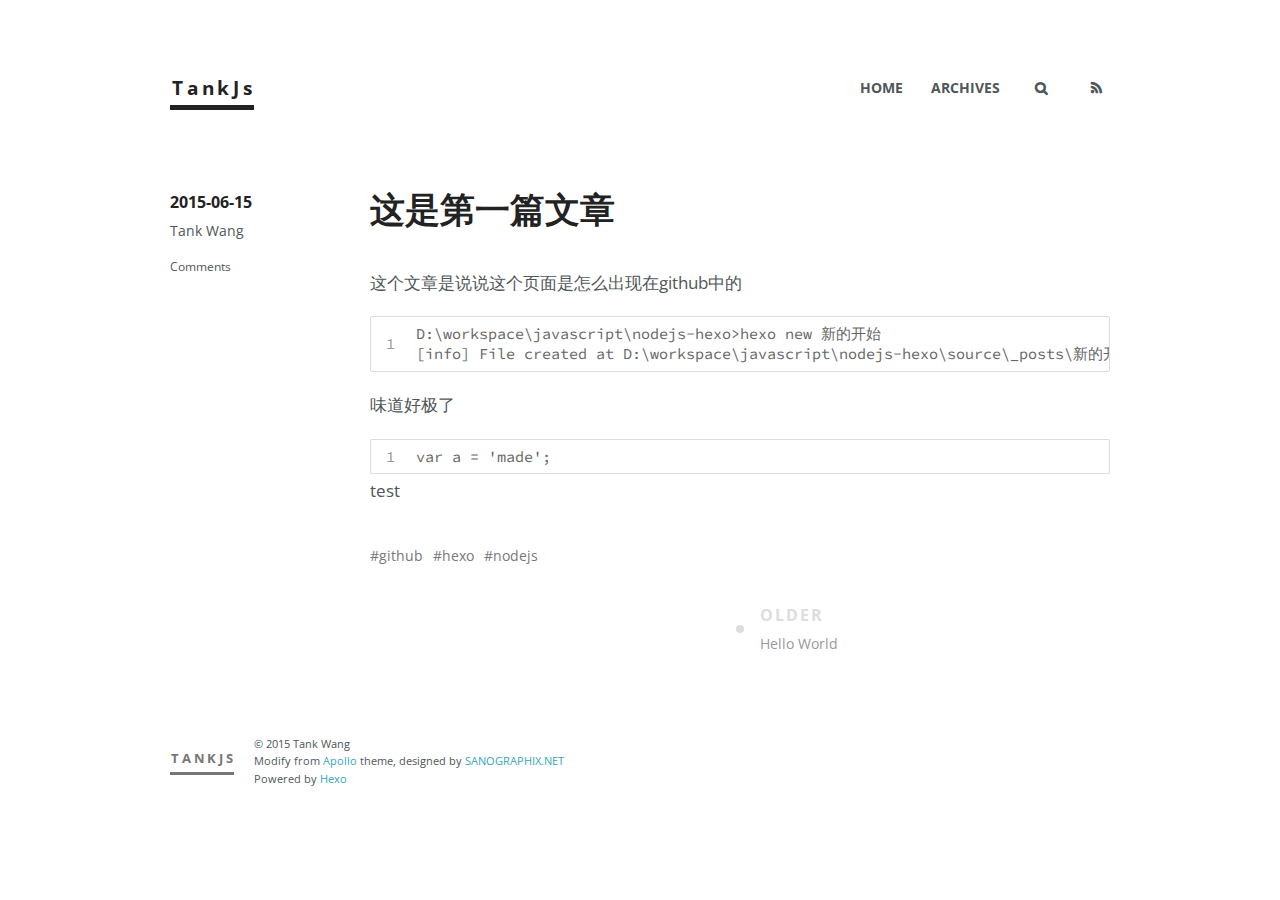
<file: 2015/06/15/hexo-in-github/index.html>
<!DOCTYPE html>
<html>
<head>
  <meta charset="utf-8">
  
  <title>这是第一篇文章 | TankJs</title>
  <meta name="viewport" content="width=device-width">
  <meta name="description" content="这个文章是说说这个页面是怎么出现在github中的1D:\workspace\javascript\nodejs-hexo&amp;#62;hexo new &amp;#26032;&amp;#30340;&amp;#24320;&amp;#22987;&amp;#10;[info] File created at D:\workspace\javascript\nodejs-hexo\source\_posts\&amp;#26032;&amp;#30340">
<meta property="og:type" content="article">
<meta property="og:title" content="这是第一篇文章">
<meta property="og:url" content="http://tanklily.com/2015/06/15/hexo-in-github/index.html">
<meta property="og:site_name" content="TankJs">
<meta property="og:description" content="这个文章是说说这个页面是怎么出现在github中的1D:\workspace\javascript\nodejs-hexo&amp;#62;hexo new &amp;#26032;&amp;#30340;&amp;#24320;&amp;#22987;&amp;#10;[info] File created at D:\workspace\javascript\nodejs-hexo\source\_posts\&amp;#26032;&amp;#30340">
<meta property="og:updated_time" content="2015-06-16T08:47:50.000Z">
<meta name="twitter:card" content="summary">
<meta name="twitter:title" content="这是第一篇文章">
<meta name="twitter:description" content="这个文章是说说这个页面是怎么出现在github中的1D:\workspace\javascript\nodejs-hexo&amp;#62;hexo new &amp;#26032;&amp;#30340;&amp;#24320;&amp;#22987;&amp;#10;[info] File created at D:\workspace\javascript\nodejs-hexo\source\_posts\&amp;#26032;&amp;#30340">
  
    <link rel="alternative" href="/atom.xml" title="TankJs" type="application/atom+xml">
  
  
    <link rel="icon" href="/favicon.png">
  
  <link rel="stylesheet" href="/css/style.css" type="text/css">
  <!--[if lt IE 9]><script src="//html5shiv.googlecode.com/svn/trunk/html5.js"></script><![endif]-->
  
</head>
<body>
  <div id="container">
    <div class="mobile-nav-panel">
	<i class="icon-reorder icon-large"></i>
</div>
<header id="header">
	<h1 class="blog-title">
		<a href="/">TankJs</a>
	</h1>
	<nav class="nav">
		<ul>
			<li><a href="/">Home</a></li><li><a href="/archives">Archives</a></li>
			<li><a id="nav-search-btn" class="nav-icon" title="Search"></a></li>
			<li><a href="/atom.xml" id="nav-rss-link" class="nav-icon" title="RSS Feed"></a></li>
		</ul>
	</nav>
	<div id="search-form-wrap">
		<form action="//google.com/search" method="get" accept-charset="UTF-8" class="search-form"><input type="search" name="q" results="0" class="search-form-input" placeholder="Search"><button type="submit" class="search-form-submit">&#xF002;</button><input type="hidden" name="sitesearch" value="http://tanklily.com"></form>
	</div>
</header>
    <div id="main">
      <article id="post-hexo-in-github" class="post">
	<footer class="entry-meta-header">
		<span class="meta-elements date">
			<a href="/2015/06/15/hexo-in-github/" class="article-date">
  <time datetime="2015-06-15T09:53:02.000Z" itemprop="datePublished">2015-06-15</time>
</a>
		</span>
		<span class="meta-elements author">Tank Wang</span>
		<div class="commentscount">
			
				<a href="http://tanklily.com/2015/06/15/hexo-in-github/#disqus_thread" class="article-comment-link">Comments</a>
			
		</div>
	</footer>
	
	<header class="entry-header">
		
  
    <h1 class="article-title entry-title" itemprop="name">
      这是第一篇文章
    </h1>
  

	</header>
	<div class="entry-content">
		
    	<p>这个文章是说说这个页面是怎么出现在github中的<br><figure class="highlight"><table><tr><td class="gutter"><pre><span class="line">1</span><br></pre></td><td class="code"><pre><span class="line">D:\workspace\javascript\nodejs-hexo&#62;hexo new &#26032;&#30340;&#24320;&#22987;&#10;[info] File created at D:\workspace\javascript\nodejs-hexo\source\_posts\&#26032;&#30340;&#24320;&#22987;.md</span><br></pre></td></tr></table></figure></p>
<p>味道好极了</p>
<figure class="highlight"><table><tr><td class="gutter"><pre><span class="line">1</span><br></pre></td><td class="code"><pre><span class="line">var a = &#39;made&#39;;</span><br></pre></td></tr></table></figure>
<p>test</p>

    
	</div>
	<footer class="entry-footer">
		<div class="entry-meta-footer">
			<span class="category">
				
			</span>
			<span class="tags">
				
  <ul class="article-tag-list"><li class="article-tag-list-item"><a class="article-tag-list-link" href="/tags/github/">github</a></li><li class="article-tag-list-item"><a class="article-tag-list-link" href="/tags/hexo/">hexo</a></li><li class="article-tag-list-item"><a class="article-tag-list-link" href="/tags/nodejs/">nodejs</a></li></ul>

			</span>
		</div>
	</footer>
	
    
<nav id="article-nav">
  
  
    <a href="/2015/06/15/hello-world/" id="article-nav-older" class="article-nav-link-wrap">
      <strong class="article-nav-caption">Older</strong>
      <div class="article-nav-title">
        
          Hello World
        
      </div>
    </a>
  
</nav>

  
</article>




<section id="comments">
  <div id="disqus_thread">
    <noscript>Please enable JavaScript to view the <a href="//disqus.com/?ref_noscript">comments powered by Disqus.</a></noscript>
  </div>
</section>

    </div>
    <div id="disqus_thread"></div>
<script type="text/javascript">
    /* * * CONFIGURATION VARIABLES * * */
    var disqus_shortname = 'tankjstanklily';
    
    /* * * DON'T EDIT BELOW THIS LINE * * */
    (function() {
        var dsq = document.createElement('script'); dsq.type = 'text/javascript'; dsq.async = true;
        dsq.src = '//' + disqus_shortname + '.disqus.com/embed.js';
        (document.getElementsByTagName('head')[0] || document.getElementsByTagName('body')[0]).appendChild(dsq);
    })();
</script>
<noscript>Please enable JavaScript to view the <a href="https://disqus.com/?ref_noscript" rel="nofollow">comments powered by Disqus.</a></noscript>
    <div class="mb-search">
  <form action="//google.com/search" method="get" accept-charset="utf-8">
    <input type="search" name="q" results="0" placeholder="Search">
    <input type="hidden" name="q" value="site:tanklily.com">
  </form>
</div>
<footer id="footer">
	<h1 class="footer-blog-title">
		<a href="/">TankJs</a>
	</h1>
	<span class="copyright">
		&copy; 2015 Tank Wang<br>
		Modify from <a href="http://sanographix.github.io/tumblr/apollo/" target="_blank">Apollo</a> theme, designed by <a href="http://www.sanographix.net/" target="_blank">SANOGRAPHIX.NET</a><br>
		Powered by <a href="http://hexo.io/" target="_blank">Hexo</a>
	</span>
</footer>
    
<script>
  var disqus_shortname = 'tankjstanklily';
  
  var disqus_url = 'http://tanklily.com/2015/06/15/hexo-in-github/';
  
  (function(){
    var dsq = document.createElement('script');
    dsq.type = 'text/javascript';
    dsq.async = true;
    dsq.src = '//go.disqus.com/embed.js';
    (document.getElementsByTagName('head')[0] || document.getElementsByTagName('body')[0]).appendChild(dsq);
  })();
</script>


<script src="//ajax.googleapis.com/ajax/libs/jquery/2.0.3/jquery.min.js"></script>


<link rel="stylesheet" href="/fancybox/jquery.fancybox.css" media="screen" type="text/css">
<script src="/fancybox/jquery.fancybox.pack.js"></script>


<script src="/js/script.js" type="text/javascript"></script>
  </div>
</body>
</html>
</file>
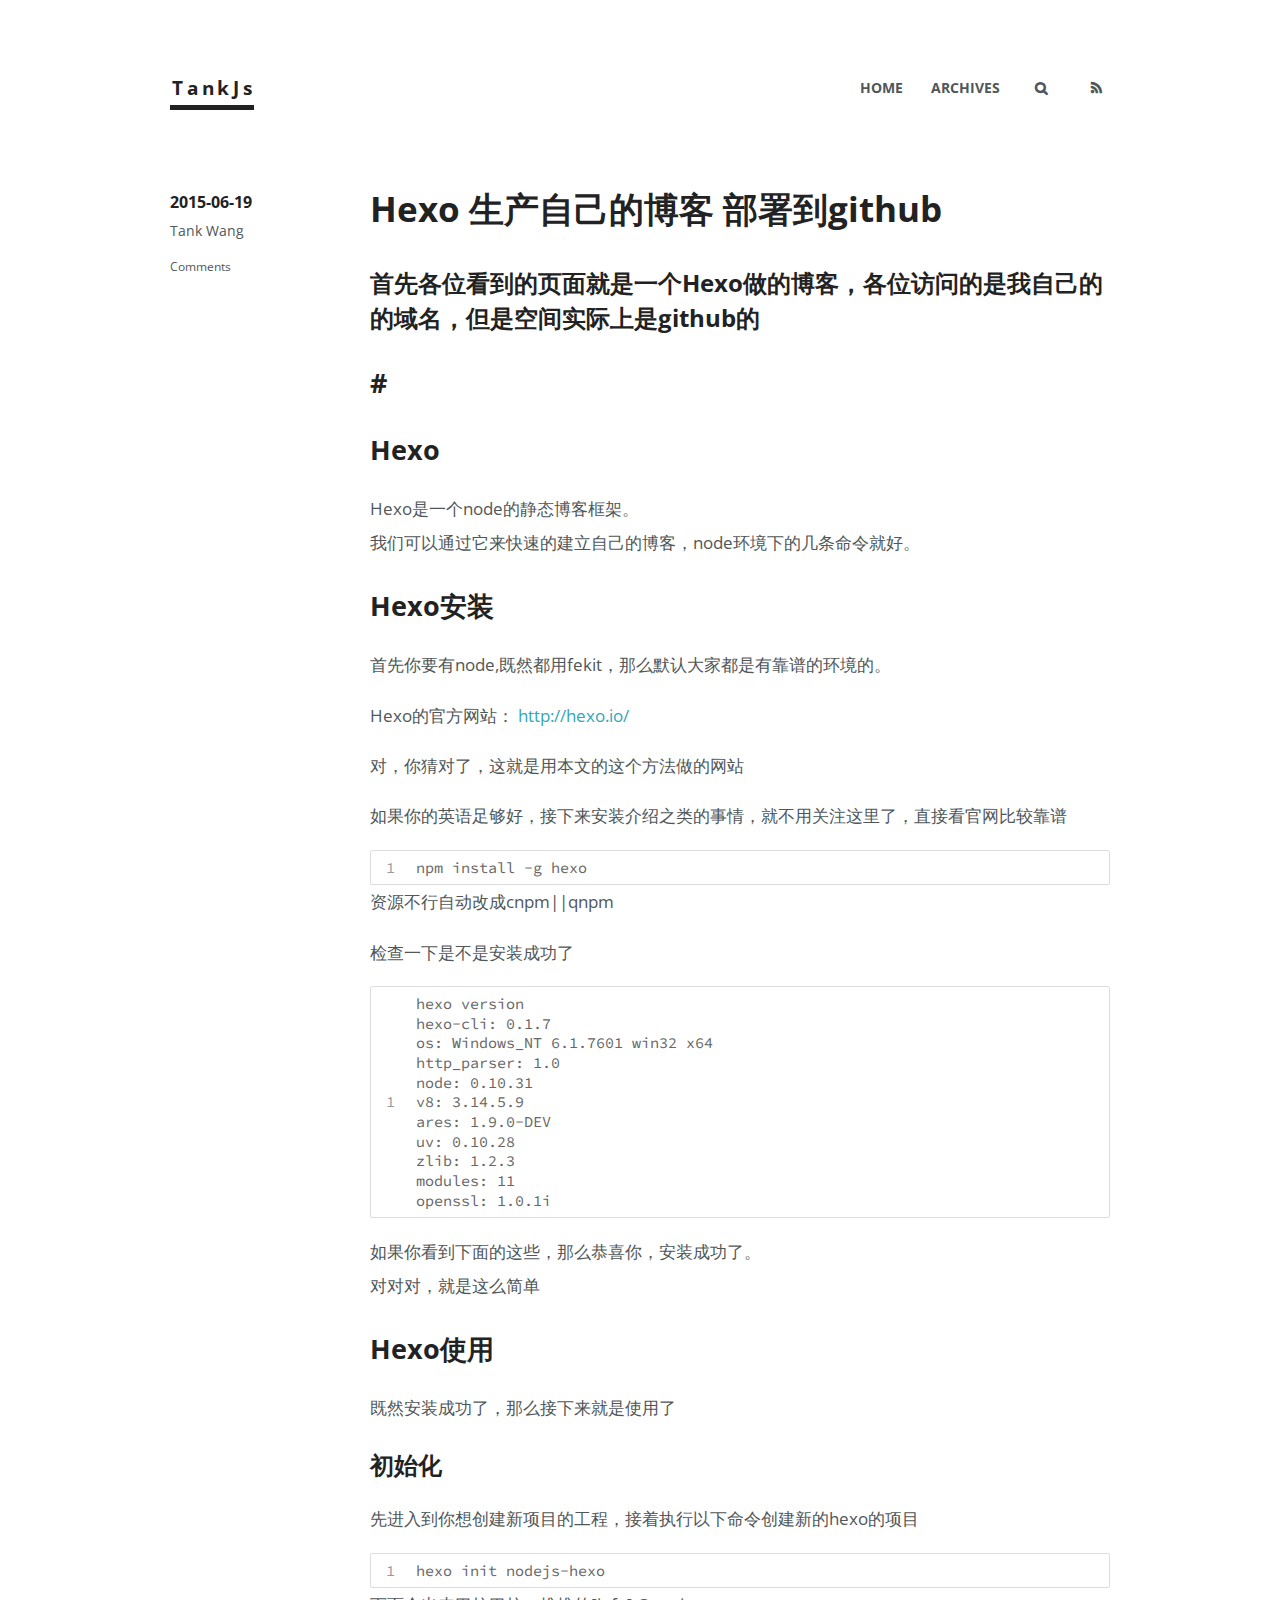
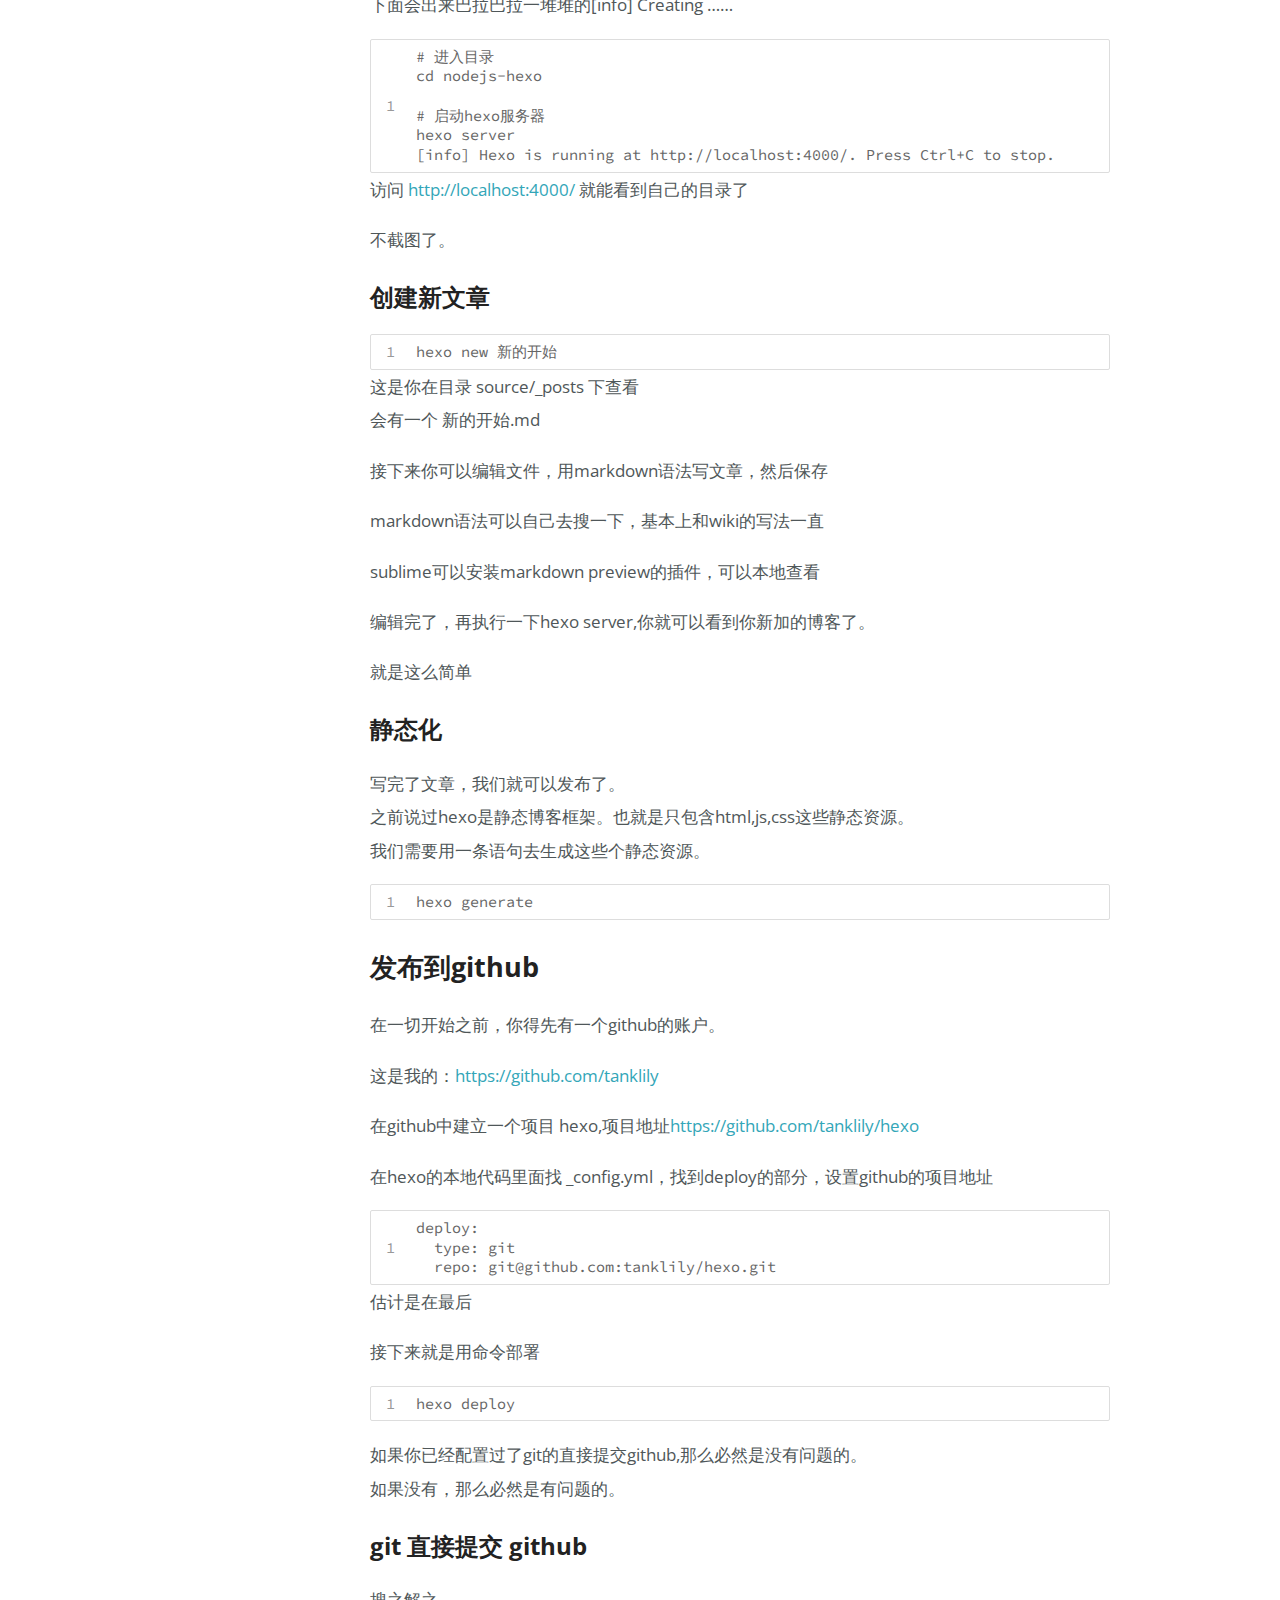
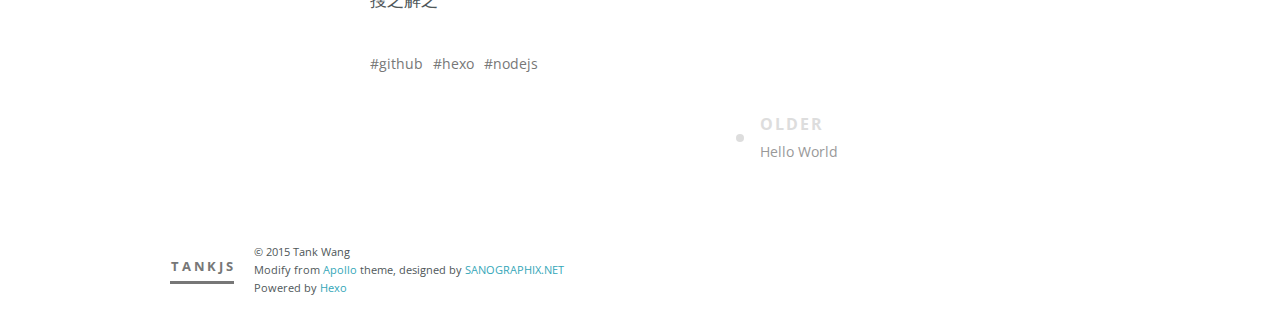
<file: 2015/06/19/hexo-in-github/index.html>
<!DOCTYPE html>
<html>
<head>
  <meta charset="utf-8">
  
  <title>Hexo 生产自己的博客 部署到github | TankJs</title>
  <meta name="viewport" content="width=device-width">
  <meta name="description" content="首先各位看到的页面就是一个Hexo做的博客，各位访问的是我自己的的域名，但是空间实际上是github的#HexoHexo是一个node的静态博客框架。我们可以通过它来快速的建立自己的博客，node环境下的几条命令就好。
Hexo安装首先你要有node,既然都用fekit，那么默认大家都是有靠谱的环境的。
Hexo的官方网站： http://hexo.io/   
对，你猜对了，这就是用本文的这个方">
<meta property="og:type" content="article">
<meta property="og:title" content="Hexo 生产自己的博客 部署到github">
<meta property="og:url" content="http://tanklily.com/2015/06/19/hexo-in-github/index.html">
<meta property="og:site_name" content="TankJs">
<meta property="og:description" content="首先各位看到的页面就是一个Hexo做的博客，各位访问的是我自己的的域名，但是空间实际上是github的#HexoHexo是一个node的静态博客框架。我们可以通过它来快速的建立自己的博客，node环境下的几条命令就好。
Hexo安装首先你要有node,既然都用fekit，那么默认大家都是有靠谱的环境的。
Hexo的官方网站： http://hexo.io/   
对，你猜对了，这就是用本文的这个方">
<meta property="og:updated_time" content="2015-06-17T06:07:45.000Z">
<meta name="twitter:card" content="summary">
<meta name="twitter:title" content="Hexo 生产自己的博客 部署到github">
<meta name="twitter:description" content="首先各位看到的页面就是一个Hexo做的博客，各位访问的是我自己的的域名，但是空间实际上是github的#HexoHexo是一个node的静态博客框架。我们可以通过它来快速的建立自己的博客，node环境下的几条命令就好。
Hexo安装首先你要有node,既然都用fekit，那么默认大家都是有靠谱的环境的。
Hexo的官方网站： http://hexo.io/   
对，你猜对了，这就是用本文的这个方">
  
    <link rel="alternative" href="/atom.xml" title="TankJs" type="application/atom+xml">
  
  
    <link rel="icon" href="/favicon.png">
  
  <link rel="stylesheet" href="/css/style.css" type="text/css">
  <!--[if lt IE 9]><script src="//html5shiv.googlecode.com/svn/trunk/html5.js"></script><![endif]-->
  
</head>
<body>
  <div id="container">
    <div class="mobile-nav-panel">
	<i class="icon-reorder icon-large"></i>
</div>
<header id="header">
	<h1 class="blog-title">
		<a href="/">TankJs</a>
	</h1>
	<nav class="nav">
		<ul>
			<li><a href="/">Home</a></li><li><a href="/archives">Archives</a></li>
			<li><a id="nav-search-btn" class="nav-icon" title="Search"></a></li>
			<li><a href="/atom.xml" id="nav-rss-link" class="nav-icon" title="RSS Feed"></a></li>
		</ul>
	</nav>
	<div id="search-form-wrap">
		<form action="//google.com/search" method="get" accept-charset="UTF-8" class="search-form"><input type="search" name="q" results="0" class="search-form-input" placeholder="Search"><button type="submit" class="search-form-submit">&#xF002;</button><input type="hidden" name="sitesearch" value="http://tanklily.com"></form>
	</div>
</header>
    <div id="main">
      <article id="post-hexo-in-github" class="post">
	<footer class="entry-meta-header">
		<span class="meta-elements date">
			<a href="/2015/06/19/hexo-in-github/" class="article-date">
  <time datetime="2015-06-19T11:18:02.000Z" itemprop="datePublished">2015-06-19</time>
</a>
		</span>
		<span class="meta-elements author">Tank Wang</span>
		<div class="commentscount">
			
				<a href="http://tanklily.com/2015/06/19/hexo-in-github/#disqus_thread" class="article-comment-link">Comments</a>
			
		</div>
	</footer>
	
	<header class="entry-header">
		
  
    <h1 class="article-title entry-title" itemprop="name">
      Hexo 生产自己的博客 部署到github
    </h1>
  

	</header>
	<div class="entry-content">
		
    	<h3 id="首先各位看到的页面就是一个Hexo做的博客，各位访问的是我自己的的域名，但是空间实际上是github的">首先各位看到的页面就是一个Hexo做的博客，各位访问的是我自己的的域名，但是空间实际上是github的</h3><h2 id="#">#</h2><h2 id="Hexo">Hexo</h2><p>Hexo是一个node的静态博客框架。<br>我们可以通过它来快速的建立自己的博客，node环境下的几条命令就好。</p>
<h2 id="Hexo安装">Hexo安装</h2><p>首先你要有node,既然都用fekit，那么默认大家都是有靠谱的环境的。</p>
<p>Hexo的官方网站： <a href="http://hexo.io/" target="_blank" rel="external">http://hexo.io/</a>   </p>
<p>对，你猜对了，这就是用本文的这个方法做的网站</p>
<p>如果你的英语足够好，接下来安装介绍之类的事情，就不用关注这里了，直接看官网比较靠谱</p>
<figure class="highlight"><table><tr><td class="gutter"><pre><span class="line">1</span><br></pre></td><td class="code"><pre><span class="line">npm install -g hexo</span><br></pre></td></tr></table></figure>
<p>资源不行自动改成cnpm||qnpm</p>
<p>检查一下是不是安装成功了<br><figure class="highlight"><table><tr><td class="gutter"><pre><span class="line">1</span><br></pre></td><td class="code"><pre><span class="line">hexo version&#10;hexo-cli: 0.1.7&#10;os: Windows_NT 6.1.7601 win32 x64&#10;http_parser: 1.0&#10;node: 0.10.31&#10;v8: 3.14.5.9&#10;ares: 1.9.0-DEV&#10;uv: 0.10.28&#10;zlib: 1.2.3&#10;modules: 11&#10;openssl: 1.0.1i</span><br></pre></td></tr></table></figure></p>
<p>如果你看到下面的这些，那么恭喜你，安装成功了。<br>对对对，就是这么简单</p>
<h2 id="Hexo使用">Hexo使用</h2><p>既然安装成功了，那么接下来就是使用了</p>
<h3 id="初始化">初始化</h3><p>先进入到你想创建新项目的工程，接着执行以下命令创建新的hexo的项目</p>
<figure class="highlight"><table><tr><td class="gutter"><pre><span class="line">1</span><br></pre></td><td class="code"><pre><span class="line">hexo init nodejs-hexo</span><br></pre></td></tr></table></figure>
<p>下面会出来巴拉巴拉一堆堆的[info] Creating ……</p>
<figure class="highlight"><table><tr><td class="gutter"><pre><span class="line">1</span><br></pre></td><td class="code"><pre><span class="line"># &#36827;&#20837;&#30446;&#24405;&#10;cd nodejs-hexo&#10;&#10;# &#21551;&#21160;hexo&#26381;&#21153;&#22120;&#10;hexo server&#10;[info] Hexo is running at http://localhost:4000/. Press Ctrl+C to stop.</span><br></pre></td></tr></table></figure>
<p>访问 <a href="http://localhost:4000/" target="_blank" rel="external">http://localhost:4000/</a> 就能看到自己的目录了</p>
<p>不截图了。</p>
<h3 id="创建新文章">创建新文章</h3><figure class="highlight"><table><tr><td class="gutter"><pre><span class="line">1</span><br></pre></td><td class="code"><pre><span class="line">hexo new &#26032;&#30340;&#24320;&#22987;</span><br></pre></td></tr></table></figure>
<p>这是你在目录 source/_posts 下查看<br>会有一个 新的开始.md</p>
<p>接下来你可以编辑文件，用markdown语法写文章，然后保存</p>
<p>markdown语法可以自己去搜一下，基本上和wiki的写法一直</p>
<p>sublime可以安装markdown preview的插件，可以本地查看</p>
<p>编辑完了，再执行一下hexo server,你就可以看到你新加的博客了。</p>
<p>就是这么简单</p>
<h3 id="静态化">静态化</h3><p>写完了文章，我们就可以发布了。<br>之前说过hexo是静态博客框架。也就是只包含html,js,css这些静态资源。<br>我们需要用一条语句去生成这些个静态资源。</p>
<figure class="highlight"><table><tr><td class="gutter"><pre><span class="line">1</span><br></pre></td><td class="code"><pre><span class="line">hexo generate</span><br></pre></td></tr></table></figure>
<h2 id="发布到github">发布到github</h2><p>在一切开始之前，你得先有一个github的账户。</p>
<p>这是我的：<a href="https://github.com/tanklily" target="_blank" rel="external">https://github.com/tanklily</a></p>
<p>在github中建立一个项目 hexo,项目地址<a href="https://github.com/tanklily/hexo" target="_blank" rel="external">https://github.com/tanklily/hexo</a></p>
<p>在hexo的本地代码里面找 _config.yml，找到deploy的部分，设置github的项目地址</p>
<figure class="highlight"><table><tr><td class="gutter"><pre><span class="line">1</span><br></pre></td><td class="code"><pre><span class="line">deploy: &#10;  type: git &#10;  repo: git@github.com:tanklily/hexo.git</span><br></pre></td></tr></table></figure>
<p>估计是在最后</p>
<p>接下来就是用命令部署<br><figure class="highlight"><table><tr><td class="gutter"><pre><span class="line">1</span><br></pre></td><td class="code"><pre><span class="line">hexo deploy</span><br></pre></td></tr></table></figure></p>
<p>如果你已经配置过了git的直接提交github,那么必然是没有问题的。<br>如果没有，那么必然是有问题的。</p>
<h3 id="git_直接提交_github">git 直接提交 github</h3><p>搜之解之</p>

    
	</div>
	<footer class="entry-footer">
		<div class="entry-meta-footer">
			<span class="category">
				
			</span>
			<span class="tags">
				
  <ul class="article-tag-list"><li class="article-tag-list-item"><a class="article-tag-list-link" href="/tags/github/">github</a></li><li class="article-tag-list-item"><a class="article-tag-list-link" href="/tags/hexo/">hexo</a></li><li class="article-tag-list-item"><a class="article-tag-list-link" href="/tags/nodejs/">nodejs</a></li></ul>

			</span>
		</div>
	</footer>
	
    
<nav id="article-nav">
  
  
    <a href="/2015/06/15/hello-world/" id="article-nav-older" class="article-nav-link-wrap">
      <strong class="article-nav-caption">Older</strong>
      <div class="article-nav-title">
        
          Hello World
        
      </div>
    </a>
  
</nav>

  
</article>




<section id="comments">
  <div id="disqus_thread">
    <noscript>Please enable JavaScript to view the <a href="//disqus.com/?ref_noscript">comments powered by Disqus.</a></noscript>
  </div>
</section>

    </div>
    <div class="mb-search">
  <form action="//google.com/search" method="get" accept-charset="utf-8">
    <input type="search" name="q" results="0" placeholder="Search">
    <input type="hidden" name="q" value="site:tanklily.com">
  </form>
</div>
<footer id="footer">
	<h1 class="footer-blog-title">
		<a href="/">TankJs</a>
	</h1>
	<span class="copyright">
		&copy; 2015 Tank Wang<br>
		Modify from <a href="http://sanographix.github.io/tumblr/apollo/" target="_blank">Apollo</a> theme, designed by <a href="http://www.sanographix.net/" target="_blank">SANOGRAPHIX.NET</a><br>
		Powered by <a href="http://hexo.io/" target="_blank">Hexo</a>
	</span>
</footer>
    
<script>
  var disqus_shortname = 'tankjstanklily';
  
  var disqus_url = 'http://tanklily.com/2015/06/19/hexo-in-github/';
  
  (function(){
    var dsq = document.createElement('script');
    dsq.type = 'text/javascript';
    dsq.async = true;
    dsq.src = '//go.disqus.com/embed.js';
    (document.getElementsByTagName('head')[0] || document.getElementsByTagName('body')[0]).appendChild(dsq);
  })();
</script>


<script src="//ajax.googleapis.com/ajax/libs/jquery/2.0.3/jquery.min.js"></script>


<link rel="stylesheet" href="/fancybox/jquery.fancybox.css" media="screen" type="text/css">
<script src="/fancybox/jquery.fancybox.pack.js"></script>


<script src="/js/script.js" type="text/javascript"></script>
  </div>
</body>
</html>
</file>
<file: css/style.css>
@charset "utf-8";
@import url("//fonts.googleapis.com/css?family=Source+Code+Pro");
@import url("//fonts.googleapis.com/css?family=Open+Sans:400,700");
html,
body,
div,
span,
applet,
object,
iframe,
h1,
h2,
h3,
h4,
h5,
h6,
p,
blockquote,
pre,
a,
abbr,
acronym,
address,
big,
cite,
code,
del,
dfn,
em,
img,
ins,
kbd,
q,
s,
samp,
small,
strike,
strong,
sub,
sup,
tt,
var,
dl,
dt,
dd,
ol,
ul,
li,
fieldset,
form,
label,
legend,
table,
caption,
tbody,
tfoot,
thead,
tr,
th,
td {
  margin: 0;
  padding: 0;
  border: 0;
  outline: 0;
  font-weight: inherit;
  font-style: inherit;
  font-family: inherit;
  font-size: 100%;
  vertical-align: baseline;
}
body {
  line-height: 1;
  color: #000;
  background: #fff;
}
ol,
ul {
  list-style: none;
}
table {
  border-collapse: separate;
  border-spacing: 0;
  vertical-align: middle;
}
caption,
th,
td {
  text-align: left;
  font-weight: normal;
  vertical-align: middle;
}
a img {
  border: none;
}
input,
button {
  margin: 0;
  padding: 0;
}
input::-moz-focus-inner,
button::-moz-focus-inner {
  border: 0;
  padding: 0;
}
@font-face {
  font-family: FontAwesome;
  font-style: normal;
  font-weight: normal;
  src: url("fonts/fontawesome-webfont.eot?v=#4.0.3");
  src: url("fonts/fontawesome-webfont.eot?#iefix&v=#4.0.3") format("embedded-opentype"), url("fonts/fontawesome-webfont.woff?v=#4.0.3") format("woff"), url("fonts/fontawesome-webfont.ttf?v=#4.0.3") format("truetype"), url("fonts/fontawesome-webfont.svg#fontawesomeregular?v=#4.0.3") format("svg");
}
body {
  background: #fff;
  color: #4f5759;
  font: 100% 'Open Sans', 'Helvetica Neue', 'Helvetica', 'Arial', 'ヒラギノ角ゴ Pro W3', 'Hiragino Kaku Gothic Pro', 'メイリオ', Meiryo, 'ＭＳ Ｐゴシック', 'MS PGothic', sans-serif;
  text-rendering: optimizelegibility;
  -webkit-text-size-adjust: 100%;
  -webkit-font-smoothing: antialiased;
  -moz-osx-font-smoothing: grayscale;
}
a {
  color: #33a6b8;
  text-decoration: none;
}
a:hover {
  color: #2a8998;
}
strong,
b {
  font-weight: bold;
}
em {
  font-style: italic;
}
code {
  text-shadow: 0 1px #fff;
  padding: 0 0.3em;
}
del {
  text-decoration: line-through;
}
sub,
sup {
  font-size: 75%;
  line-height: 0;
  position: relative;
}
:root sub,
:root sup {
  vertical-align: baseline;
}
sup {
  top: -0.5em;
}
sub {
  bottom: -0.2em;
}
acronym,
abbr {
  border-bottom: 1px dotted;
  font-variant: normal;
}
abbr {
  cursor: help;
}
h1,
h2,
h3,
h4,
h5,
h6 {
  color: #222;
  font-weight: bold;
}
h1 a,
h2 a,
h3 a,
h4 a,
h5 a,
h6 a {
  color: #222;
  text-decoration: none;
}
h1 a:hover,
h2 a:hover,
h3 a:hover,
h4 a:hover,
h5 a:hover,
h6 a:hover {
  color: #222;
}
pre,
code {
  font-family: "Source Code Pro", Consolas, Monaco, Menlo, Consolas, monospace;
  font-size: 1em;
}
.left,
.alignleft {
  float: left;
}
.right,
.alignright {
  float: right;
}
.entry-content .gist {
  background: color-code;
  border: 1px solid #ddd;
  margin-top: 15px;
  padding: 7px 15px;
  -webkit-border-radius: 2px;
  border-radius: 2px;
  text-shadow: 0 0 1px #fff;
  line-height: 1.6;
  overflow: auto;
  color: #666;
}
.entry-content .gist .gist-file {
  border: none;
  font-family: inherit;
  margin: 0;
  font-size: 0.9em;
}
.entry-content .gist .gist-file .gist-data {
  background: none;
  border-bottom: none;
}
.entry-content .gist .gist-file .gist-data pre {
  padding: 0 !important;
  font-family: "Source Code Pro", Consolas, Monaco, Menlo, Consolas, monospace;
}
.entry-content .gist .gist-file .gist-meta {
  background: none;
  color: #999;
  margin-top: 5px;
  padding: 0;
  text-shadow: 0 0 1px #fff;
  font-size: 100%;
}
.entry-content .gist .gist-file .gist-meta a {
  color: #33a6b8;
}
.entry-content .gist .gist-file .gist-meta a:visited {
  color: #33a6b8;
}
figure.highlight {
  background: color-code;
  border: 1px solid #ddd;
  margin: 0;
  padding: 7px 15px;
  -webkit-border-radius: 2px;
  border-radius: 2px;
  text-shadow: 0 0 1px #fff;
  line-height: 1.6;
  overflow: auto;
  position: relative;
  font-size: 0.9em;
}
figure.highlight figcaption {
  color: #999;
  margin-bottom: 5px;
  text-shadow: 0 0 1px #fff;
}
figure.highlight figcaption a {
  position: absolute;
  right: 15px;
}
figure.highlight pre {
  background: none;
  border: none;
  padding: 0;
  margin: 0;
}
figure.highlight table {
  margin-top: 0;
  border-spacing: 0;
}
figure.highlight th {
  font-weight: normal;
  border-bottom: 0;
  padding-bottom: 0;
}
figure.highlight td {
  border-bottom: 0;
  padding: 0;
}
figure.highlight .gutter {
  color: #999;
  padding-right: 20px;
  text-align: left;
}
figure.highlight .code {
  border-left: 1px solid #fff;
  color: #666;
}
pre .comment,
pre .template_comment,
pre .diff .header,
pre .doctype,
pre .pi,
pre .lisp .string,
pre .javadoc {
  color: #93a1a1;
  font-style: italic;
}
pre .keyword,
pre .winutils,
pre .method,
pre .addition,
pre .css .tag,
pre .request,
pre .status,
pre .nginx .title {
  color: #859900;
}
pre .number,
pre .command,
pre .string,
pre .tag .value,
pre .phpdoc,
pre .tex .formula,
pre .regexp,
pre .hexcolor {
  color: #2aa198;
}
pre .title,
pre .localvars,
pre .chunk,
pre .decorator,
pre .built_in,
pre .identifier,
pre .vhdl,
pre .literal,
pre .id {
  color: #268bd2;
}
pre .attribute,
pre .variable,
pre .lisp .body,
pre .smalltalk .number,
pre .constant,
pre .class .title,
pre .parent,
pre .haskell .type {
  color: #b58900;
}
pre .preprocessor,
pre .preprocessor .keyword,
pre .shebang,
pre .symbol,
pre .symbol .string,
pre .diff .change,
pre .special,
pre .attr_selector,
pre .important,
pre .subst,
pre .cdata,
pre .clojure .title {
  color: #cb4b16;
}
pre .deletion {
  color: #dc322f;
}
#header {
  display: block;
  margin: 4em 0;
  position: relative;
  *zoom: 1;
}
#header:after {
  display: block;
  visibility: hidden;
  font-size: 0;
  height: 0;
  clear: both;
  content: ".";
}
.blog-title {
  float: left;
  display: inline-block;
  font-size: 120%;
  font-weight: bold;
  padding-bottom: 0.2em;
  letter-spacing: 0.2em;
  margin: 10px 0;
  border-bottom: 5px solid #222;
}
.blog-title:hover {
  border-color: #33a6b8;
}
.blog-title:hover a {
  color: #33a6b8;
}
.blog-title a {
  position: relative;
  left: 0.1em;
  padding: 0.4em 0;
}
.mobile-nav-panel {
  display: none;
  padding: 15px 0 0;
}
.mobile-nav-panel .icon-reorder {
  cursor: pointer;
  display: inline-block;
  width: 18px;
  height: 17px;
  background: url("/images/icon-reorder@2x.png") no-repeat 0 0;
  -webkit-background-size: 18px 17px;
  -moz-background-size: 18px 17px;
  background-size: 18px 17px;
}
.nav {
  margin: 10px 0;
  font-size: 85%;
  text-transform: uppercase;
  float: right;
  position: relative;
}
.nav ul {
  display: block;
  *zoom: 1;
  margin: 0;
  padding: 0;
}
.nav ul:after {
  display: block;
  visibility: hidden;
  font-size: 0;
  height: 0;
  clear: both;
  content: ".";
}
.nav li {
  float: left;
  margin: 0.3em 0 0.3em 2em;
}
.nav li img {
  vertical-align: middle;
}
.nav a {
  font-weight: bold;
  color: #4f5759;
}
.nav a:hover {
  color: #33a6b8;
}
.nav-icon {
  font-family: FontAwesome;
  text-align: center;
  font-size: 100%;
  width: 100%;
  height: 100%;
  padding: 20px 8px;
  position: relative;
  cursor: pointer;
}
#nav-rss-link:before {
  content: "\f09e";
}
#nav-search-btn:before {
  content: "\f002";
}
#search-form-wrap {
  display: none;
  position: absolute;
  top: 10px;
  width: 150px;
  height: 30px;
  right: 280px;
  opacity: 0;
  -ms-filter: "progid:DXImageTransform.Microsoft.Alpha(Opacity=0)";
  filter: alpha(opacity=0);
  -webkit-transition: 0.2s ease-out;
  -moz-transition: 0.2s ease-out;
  -o-transition: 0.2s ease-out;
  -ms-transition: 0.2s ease-out;
  transition: 0.2s ease-out;
}
#search-form-wrap.on {
  display: block;
  opacity: 1;
  -ms-filter: none;
  filter: none;
  right: 55px;
}
@media (max-width: 767px) {
  #search-form-wrap {
    width: 100%;
    left: -100%;
  }
}
.search-form {
  position: absolute;
  top: 0;
  left: 0;
  right: 0;
  background: #fff;
  padding: 3px 15px;
  -webkit-border-radius: 15px;
  border-radius: 15px;
  -webkit-box-shadow: 0 0 10px rgba(0,0,0,0.3);
  box-shadow: 0 0 10px rgba(0,0,0,0.3);
}
.search-form-input {
  border: none;
  background: none;
  color: #4f5759;
  letter-spacing: 1px;
  width: 90%;
  font: 13px 'Open Sans', 'Helvetica Neue', 'Helvetica', 'Arial', 'ヒラギノ角ゴ Pro W3', 'Hiragino Kaku Gothic Pro', 'メイリオ', Meiryo, 'ＭＳ Ｐゴシック', 'MS PGothic', sans-serif;
  outline: none;
}
.search-form-input::-webkit-search-results-decoration,
.search-form-input::-webkit-search-cancel-button {
  -webkit-appearance: none;
}
.search-form-submit {
  position: absolute;
  top: 50%;
  right: 10px;
  margin-top: -7px;
  font: 13px FontAwesome;
  border: none;
  background: none;
  color: #bbb;
  cursor: pointer;
}
.search-form-submit:hover,
.search-form-submit:focus {
  color: #777;
}
#container {
  width: 940px;
  margin-left: auto;
  margin-right: auto;
}
#main {
  padding-left: 200px;
}
.post {
  margin-bottom: 5em;
  position: relative;
}
.post .entry-header {
  margin-bottom: 2em;
}
.post .entry-title {
  font-weight: bold;
  font-size: 220%;
  margin: 0;
}
.article-devider {
  width: 8%;
  margin: 5em auto;
  border: 0;
  border-top: 5px solid #ddd;
}
.entry-meta-header {
  position: absolute;
  top: 0.5em;
  left: -200px;
  width: 180px;
  font-size: 85%;
}
.entry-meta-header a {
  color: #4f5759;
}
.entry-meta-header a:hover {
  color: #33a6b8;
}
.entry-meta-header .meta-elements {
  display: block;
  margin-bottom: 0.5em;
}
.entry-meta-header .date {
  font-weight: bold;
  font-size: 120%;
}
.entry-meta-header .date a {
  color: #222;
}
.entry-meta-header .date a:hover {
  color: #33a6b8;
}
.entry-meta-header .commentscount {
  font-size: 90%;
  margin-top: 1.5em;
}
.entry-content {
  font-size: 105%;
  line-height: 2em;
  margin-bottom: 2em;
}
.entry-content .title.link a:after {
  content: '\f08e';
  color: #999;
  font: 12px FontAwesome;
  padding-left: 10px;
  vertical-align: super;
}
.entry-content p {
  margin: 0 0 1em 0;
}
.entry-content img,
.entry-content video {
  max-width: 100%;
  height: auto;
  display: block;
  margin: auto;
}
.entry-content a[title*="Flickr"] img {
  height: auto !important;
}
.entry-content h1,
.entry-content h2,
.entry-content h3,
.entry-content h4,
.entry-content h5,
.entry-content h6 {
  margin: 1em 0 0.8em 0;
  line-height: 1.5;
}
.entry-content h1 {
  font-size: 170%;
}
.entry-content h2 {
  font-size: 160%;
}
.entry-content h3 {
  font-size: 140%;
}
.entry-content h4 {
  font-size: 130%;
}
.entry-content h5 {
  font-size: 110%;
}
.entry-content h6 {
  font-size: 100%;
}
.entry-content dt {
  font-weight: bold;
}
.entry-content ul {
  list-style: disc !important;
}
.entry-content ol {
  list-style: decimal !important;
}
.entry-content ul,
.entry-content ol,
.entry-content dl {
  margin: 0 0 1em 1.5em;
  padding: 0;
}
.entry-content ul li ul,
.entry-content ol li ul,
.entry-content dl li ul,
.entry-content ul li ol,
.entry-content ol li ol,
.entry-content dl li ol {
  margin-bottom: 0;
}
.entry-content table {
  margin: 0;
  width: auto;
  border-collapse: collapse;
  border-spacing: 0;
}
.entry-content th {
  font-weight: bold;
  border-bottom: 3px solid #ddd;
  padding-bottom: 0.5em;
}
.entry-content td {
  border-bottom: 1px solid #ddd;
  padding: 10px 0;
}
.entry-content blockquote {
  font-family: Georgia, "Times New Roman", serif;
  margin: 1.5em 3em;
  padding: 5px 20px;
  border-left: 2px solid #aaa;
  color: #777;
}
.entry-content blockquote p:last-child {
  margin-bottom: 0;
}
.entry-content blockquote footer {
  font-size: 100%;
  font-family: 'Open Sans', 'Helvetica Neue', 'Helvetica', 'Arial', 'ヒラギノ角ゴ Pro W3', 'Hiragino Kaku Gothic Pro', 'メイリオ', Meiryo, 'ＭＳ Ｐゴシック', 'MS PGothic', sans-serif;
}
.entry-content blockquote footer cite:before {
  content: "—";
  padding: 0 0.5em;
}
.entry-content .pullquote {
  border-left: 0;
  font-family: Georgia, "Times New Roman", serif;
  text-align: left;
  width: 45%;
  margin: 10px 0 0 0;
}
.entry-content .pullquote .left {
  margin-left: 0.5em;
  margin-right: 1em;
}
.entry-content .pullquote .right {
  margin-right: 0.5em;
  margin-left: 1em;
}
.entry-content .caption {
  color: #4f5759;
  display: block;
  font-size: 0.9em;
  margin-top: 0.5em;
  position: relative;
  text-align: center;
}
.entry-content .video-container {
  position: relative;
  padding-top: 56.25%;
  height: 0;
  overflow: hidden;
}
.entry-content .video-container iframe,
.entry-content .video-container object,
.entry-content .video-container embed {
  position: absolute;
  top: 0;
  left: 0;
  width: 100%;
  height: 100%;
  margin-top: 0;
}
.entry-content pre {
  padding: 15px;
  background: #f5f5f5;
  border: 0;
  border-bottom-right-radius: 0;
  border-bottom-left-radius: 0;
  border-top-left-radius: 0;
  -webkit-border-radius: 3px;
  border-radius: 3px;
  -webkit-background-clip: padding;
  -moz-background-clip: padding;
  background-clip: padding-box;
  word-wrap: normal;
  overflow-x: auto;
  font-size: 100%;
  line-height: 1.3;
}
.entry-content hr {
  width: 20%;
  margin: 3em auto;
  border: 0;
  border-top: 3px solid #d5d5d5;
}
.entry-meta-footer {
  font-size: 85%;
  color: #777;
  line-height: 1.5;
  margin-bottom: 1.5em;
}
.entry-meta-footer a {
  color: #777;
}
.entry-meta-footer a:hover {
  color: #33a6b8;
}
.entry-meta-footer li {
  list-style-type: none;
}
.entry-meta-footer span {
  line-height: 2em;
}
.entry-meta-footer .category a {
  margin-left: 5px;
  margin-right: 5px;
}
.entry-meta-footer .category a:first-child {
  margin-left: 0;
}
.entry-meta-footer .category a:last-child {
  margin-right: 0;
}
.entry-meta-footer .meta {
  margin-bottom: 0.7em;
}
.article-tag-list {
  padding: 0;
}
.article-tag-list-item {
  float: left;
  margin-right: 10px;
}
.article-tag-list-item:before {
  content: "#";
}
.article-gallery {
  background: #000;
  position: relative;
  margin-bottom: 20px;
}
.article-gallery-photos {
  position: relative;
  overflow: hidden;
}
.article-gallery-img {
  display: none;
  max-width: 100%;
}
.article-gallery-img:first-child {
  display: block;
}
.article-gallery-img.loaded {
  position: absolute;
  display: block;
}
.article-gallery-img img {
  display: block;
  max-width: 100%;
  margin: 0 auto;
}
#article-nav {
  clear: both;
  zoom: 1;
  position: relative;
}
#article-nav:before,
#article-nav:after {
  content: "";
  display: table;
}
#article-nav:after {
  clear: both;
}
@media screen and (min-width: 768px) {
  #article-nav {
    margin: 6em 0 50px 0;
  }
  #article-nav:before {
    width: 8px;
    height: 8px;
    position: absolute;
    top: 50%;
    left: 50%;
    margin-top: -4px;
    margin-left: -4px;
    content: "";
    -webkit-border-radius: 50%;
    -webkit-border-radius: 50%;
    border-radius: 50%;
    background: #ddd;
    -webkit-box-shadow: 0 1px 2px #fff;
    -webkit-box-shadow: 0 1px 2px #fff;
    box-shadow: 0 1px 2px #fff;
  }
}
.article-nav-link-wrap {
  text-decoration: none;
  text-shadow: 0 1px #fff;
  color: #999;
  -webkit-box-sizing: border-box;
  -moz-box-sizing: border-box;
  -webkit-box-sizing: border-box;
  -moz-box-sizing: border-box;
  box-sizing: border-box;
  margin-top: 50px;
  text-align: center;
  display: block;
}
.article-nav-link-wrap:hover {
  color: #555;
}
@media screen and (min-width: 768px) {
  .article-nav-link-wrap {
    width: 50%;
    margin-top: 0;
  }
}
@media screen and (min-width: 768px) {
  #article-nav-newer {
    float: left;
    text-align: right;
    padding-right: 20px;
  }
}
@media screen and (min-width: 768px) {
  #article-nav-older {
    float: right;
    text-align: left;
    padding-left: 20px;
  }
}
.article-nav-caption {
  text-transform: uppercase;
  letter-spacing: 2px;
  color: #ddd;
  line-height: 1em;
  font-weight: bold;
}
#article-nav-newer .article-nav-caption {
  margin-right: -2px;
}
.article-nav-title {
  font-size: 0.85em;
  line-height: 1.6em;
  margin-top: 0.5em;
}
.archive .post {
  margin-bottom: 0;
}
.archive .entry-content h1 {
  font-size: 170%;
}
#page-nav {
  text-align: center;
  text-transform: uppercase;
  font-size: 95%;
  font-weight: bold;
  letter-spacing: 0.1em;
}
#page-nav a,
#page-nav span {
  display: inline-block;
  min-width: 1.2em;
  padding: 6px 8px;
  margin: 1px 5px 1px 5px;
  -webkit-border-radius: 3px;
  border-radius: 3px;
  -webkit-background-clip: padding;
  -moz-background-clip: padding;
  background-clip: padding-box;
}
#page-nav a {
  color: #4f5759;
  text-decoration: none;
}
#page-nav a:hover {
  background-color: #f5f5f5;
}
#page-nav .page-number {
  display: inline-block;
}
#page-nav .current {
  background: #ccc;
  color: #fff;
}
#page-nav .space {
  color: #ddd;
}
#page-nav .next {
  min-width: 5em;
}
.mb-search {
  display: none;
}
#footer {
  margin: 3em 0;
  font-size: 70%;
  display: block;
  *zoom: 1;
  line-height: 1.6;
}
#footer:after {
  display: block;
  visibility: hidden;
  font-size: 0;
  height: 0;
  clear: both;
  content: ".";
}
#footer .footer-blog-title {
  float: left;
  display: inline-block;
  text-transform: uppercase;
  font-size: 120%;
  padding-bottom: 0.2em;
  letter-spacing: 0.2em;
  margin: 1em 1.5em 0 0;
  border-bottom: 3px solid #777;
}
#footer .footer-blog-title a {
  position: relative;
  left: 0.1em;
  padding: 0.4em 0;
  color: #777;
}
#footer .footer-blog-title:hover {
  border-color: #33a6b8;
}
#footer .footer-blog-title:hover a {
  color: #33a6b8;
}
#footer .copyright {
  display: block;
}
@media (min-width: 768px) and (max-width: 1040px) {
  #container {
    width: 700px;
  }
  #main {
    padding-left: 0;
  }
  .entry-meta-header {
    position: static;
    margin-bottom: 1em;
    width: auto;
  }
  .entry-meta-header .meta-elements {
    display: inline;
    margin-right: 1em;
  }
  .entry-meta-header .commentscount {
    display: none;
  }
  .post {
    font-size: 100%;
  }
  .post .entry-title {
    font-size: 180%;
  }
  .post .entry-content pre {
    white-space: pre-wrap;
    word-wrap: break-word;
    word-break: break-all;
    overflow-x: hidden;
  }
}
@media (max-width: 767px) {
  #container {
    width: 93.75%;
    word-wrap: break-word;
  }
  .mobile-nav-panel {
    display: block;
  }
  .nav {
    height: 0;
    width: 100%;
    overflow: hidden;
    margin: 0;
    position: absolute;
    top: 45px;
    left: 0;
    background-color: #4f5759;
  }
  .nav.active {
    height: auto;
    overflow: visible;
    -webkit-transition: all 0.2s ease-out;
    -moz-transition: all 0.2s ease-out;
    -o-transition: all 0.2s ease-out;
    -ms-transition: all 0.2s ease-out;
    transition: all 0.2s ease-out;
    z-index: 2;
  }
  .nav ul {
    display: block;
  }
  .nav ul li {
    display: block;
    width: 100%;
    margin: 0;
  }
  .nav ul li a {
    display: block;
    border: none;
    padding: 1em 0.5em;
    color: #fff;
    border-bottom: 1px solid #677174;
    text-align: left;
  }
  #search-form-wrap {
    display: none;
  }
  #nav-search-btn,
  #nav-rss-link {
    display: none !important;
  }
  #header {
    margin: 2em 0 4em 0;
    text-align: center;
    position: static;
  }
  .blog-title {
    float: none;
  }
  #main {
    padding-left: 0;
    margin-bottom: 3em;
  }
  .entry-meta-header {
    position: static;
    margin-bottom: 1em;
    width: auto;
  }
  .entry-meta-header .meta-elements {
    display: inline;
    margin-right: 1em;
  }
  .entry-meta-header .commentscount {
    display: none;
  }
  .post {
    font-size: 90%;
  }
  .post .entry-title {
    font-size: 180%;
  }
  .post .entry-content {
    line-height: 1.8;
  }
  .post .entry-content blockquote {
    margin: 1em 0;
  }
  .post .entry-content table th,
  .post .entry-content table td {
    word-break: break-all;
  }
  .post .entry-content iframe {
    width: 100% !important;
  }
  .pagenation span,
  .pagenation a {
    padding: 5px;
    margin: 0;
  }
  .mb-search {
    margin-top: 3em;
    margin-bottom: 0;
    display: initial;
  }
  .mb-search input {
    background: #fff;
    font-family: 'Open Sans', 'Helvetica Neue', 'Helvetica', 'Arial', 'ヒラギノ角ゴ Pro W3', 'Hiragino Kaku Gothic Pro', 'メイリオ', Meiryo, 'ＭＳ Ｐゴシック', 'MS PGothic', sans-serif;
    font-size: 15px;
    padding: 5px 10px;
    border-bottom: 2px solid #ddd !important;
    border: 0;
    width: 100%;
    -webkit-box-sizing: border-box;
    -moz-box-sizing: border-box;
    box-sizing: border-box;
    color: #999;
  }
  .mb-search input:focus {
    color: #4f5759;
  }
  #footer {
    margin: 0 0 3em 0;
  }
  #footer .footer-blog-title {
    float: none;
    margin-bottom: 1em;
  }
}
</file>
